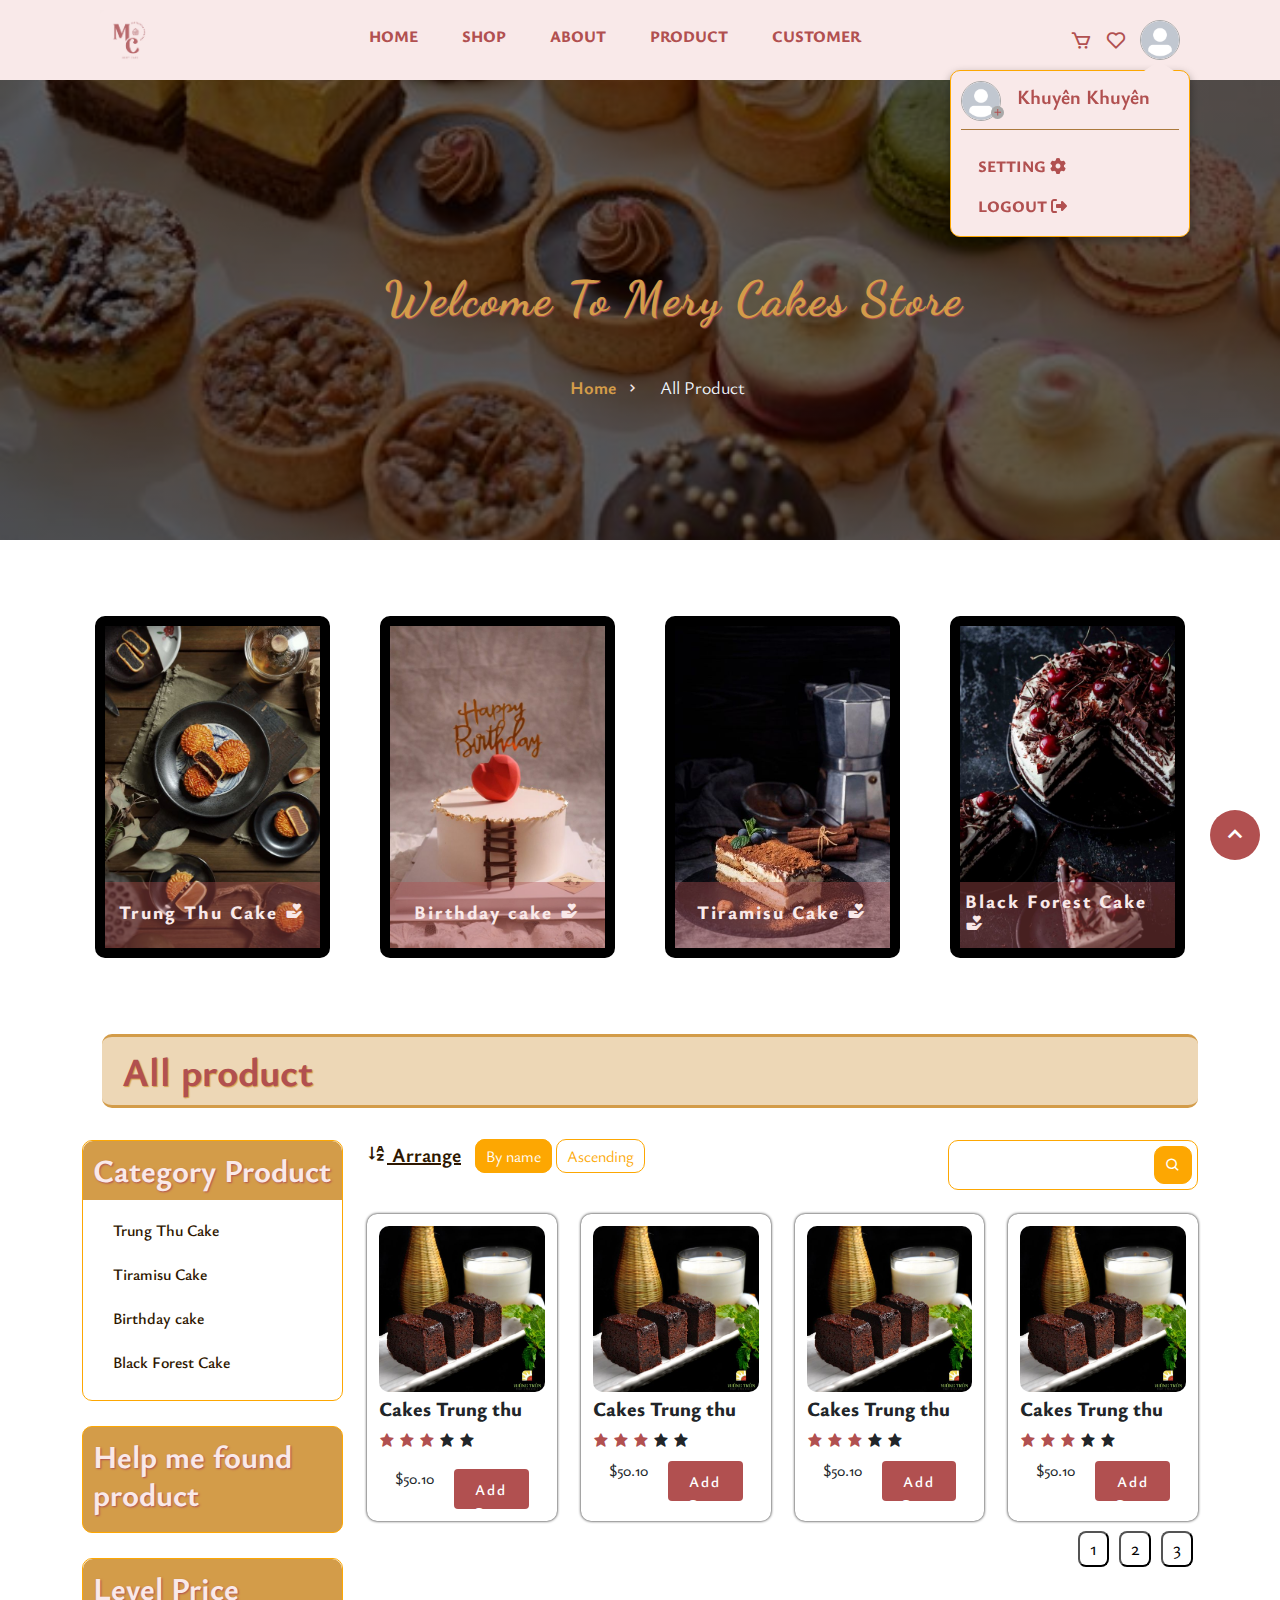
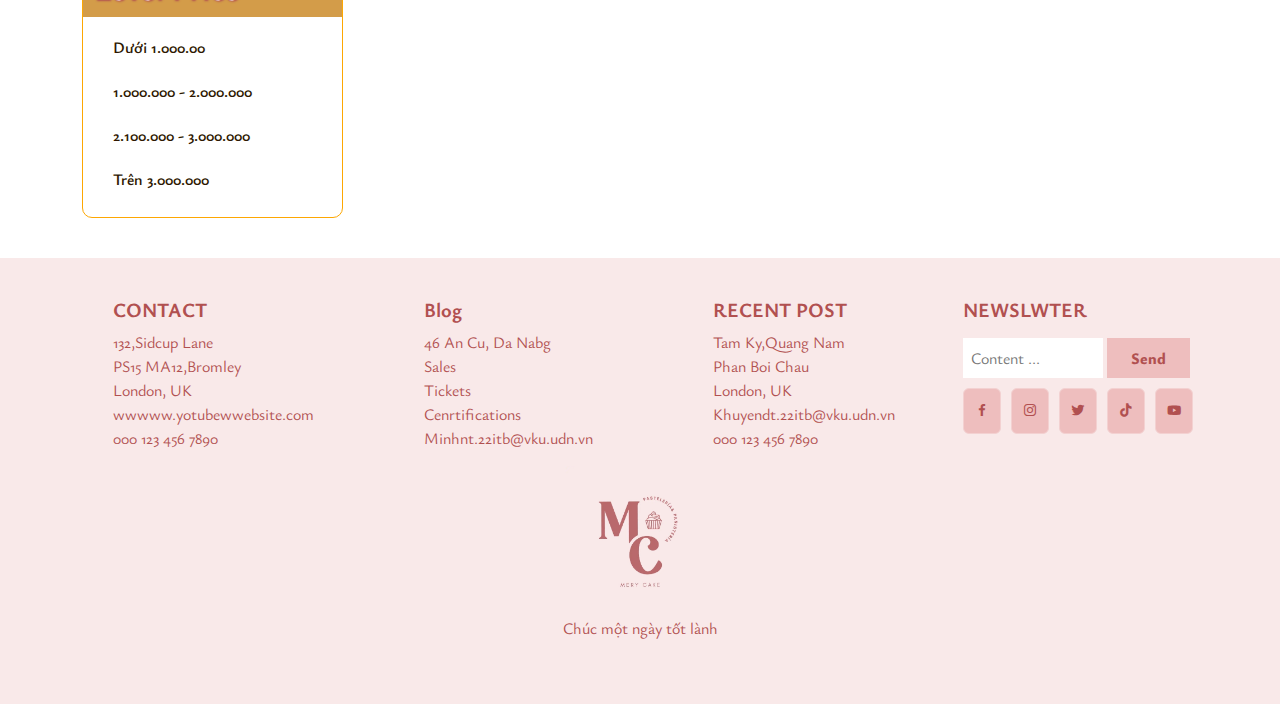
<file: view/htms_css/index.html>
<!DOCTYPE html>
<html lang="en">
<head>
<meta charset="UTF-8">
<meta name="viewport" content="width=device-width, initial-scale=1.0">
<meta http-equiv="X-UA-Compatible" content="ie=edge">
<meta name="Description" content="Enter your description here"/>
<link rel="stylesheet" href="https://cdnjs.cloudflare.com/ajax/libs/twitter-bootstrap/5.1.0/css/bootstrap.min.css">
<link rel="stylesheet"
  href="https://cdn.jsdelivr.net/npm/boxicons@latest/css/boxicons.min.css">
<link rel="stylesheet" href="https://cdnjs.cloudflare.com/ajax/libs/font-awesome/6.4.2/css/all.min.css">
<link rel="preconnect" href="https://fonts.googleapis.com">
<link rel="preconnect" href="https://fonts.gstatic.com" crossorigin>
<link href="https://fonts.googleapis.com/css2?family=Dancing+Script:wght@400;500;600&family=Fira+Sans:wght@300;400;500;600;700&family=Poppins:wght@300;400;500;600;700&family=Uchen&family=Ysabeau:wght@200;300&display=swap" rel="stylesheet">
<link rel="stylesheet" href="../../html/css/header.css">
<link rel="stylesheet" href="../../html/css/shop.css">
<link rel="stylesheet" href="../../html/css/footer.css">
<title>Title</title>
</head>
<body>
    <!-- Navbar -->
    <header>
        <a href="#" class="logo">
            <img src="../../image/banner/logo.jpg" alt="">
        </a>
        <i class='bx bx-menu' id="menu-icon"></i>
        <ul class="navbar pb-0">
            <li><a href="#home">Home</a></li>
            <li><a href="#shop">Shop</a></li>
            <li><a href="#about">About</a></li>
            <li><a href="#product">Product</a></li>
            <li><a href="#customer">Customer</a></li>
        </ul>

        <!-- Icon -->
        <div class="header-icon">
            <i class='bx bx-cart' ></i>
            <i class='bx bx-heart' id="heart_icon"></i>
            <!-- <i class='bx bx-search-alt-2' id="search_icon"></i> -->
            <i class="bx bx-login d-none">
                <a href="login.php" class="text-decoration-none  border border-1 px-3 py-1 rounded-3">Login</a>
            </i>
            <i class="bx bx-Signin d-none">
                <a href="viewSignUP" class="text-decoration-none  border border-1 px-3 py-1 rounded-3">Sigup</a>
            </i>
            <i class="bx user" id="usericon">
                <img class="avatar" src="../../image/avatar/user.png" alt="">
            </i>
            <div class="nav_setting">
                <div class="setting ">
                    <div class="set_bock_user d-flex align-items-center pb-2 mb-3 ">
                        <i class="bx user me-3" id="usericon">
                            <img class="avatar" src="../../image/avatar/user.png" alt="">
                        </i>
                        <i class='bx bx-plus' id="avatar" data-bs-toggle="modal" data-bs-target="#modalId"></i>
                        <h4 class="fs-5 fw-bold" style ="color: #b15050">Khuyên Khuyên</h4>
                    </div>
                    <div class="box-item">
                        <a href="#">Setting</a>
                        <i class="fa-solid fa-gear"></i>
                    </div>
                    <div class="box-item">
                        <a href="#">Logout</a>
                        <i class="fa-solid fa-right-from-bracket"></i>
                    </div>
                    
                </div>
            </div>
            <!-- <i class="bx bx-login" >
                <a href="login.html"  class="text-decoration-none  px-3 py-1 rounded-3 fw-bolder">Login</a>
            </i>
            <i class="bx bx-Signin">
                <a href="viewSignUP.php" class="text-decoration-none px-3 py-1 rounded-3 fw-bolder">Sigup</a>
            </i> -->
        </div>
        
        <!-- Modal Body -->

        <div class="modal fade" id="modalId" tabindex="-1" data-bs-backdrop="static" data-bs-keyboard="false" role="dialog" aria-labelledby="modalTitleId" aria-hidden="true">
            <div class="modal-dialog modal-dialog-scrollable modal-dialog-centered modal-sm" role="document">
                <div class="modal-content ">
                    <div class="modal-header">
                        <h5 class="modal-title" id="modalTitleId">Cập Nhập Ảnh Đại Diện</h5>
                            <button type="button" class="btn-close" data-bs-dismiss="modal" aria-label="Close"></button>
                    </div>
                    <div class="modal-body into-avatar">
                        <!-- <input type="file"  name="hinhanh"> -->
                        <input type="hidden" name="id" id="" value = "">
                        <div class=upload>
                            <img src="../../image/avatar/user.png" id="image" alt="">

                            <div class="rightRound" id="upload">
                                <input type="file" name="fileImg" id="fileImg" accept=".jpg, .jpeg, .png">
                                <i class="fa fa-solid fa-camera"></i>
                            </div>
                        </div>
                        
                    </div>
                    <div class="modal-footer">
                        <button  class="btn" name="save-avatar">Save changes</button>
                    </div>
                </div>
            </div>
        </div>
        
        
    </header>

    <!-- Home -->
    <section >
        
        <div class="section_header">
            <div class="title">
                <h1>Welcome To Mery Cakes Store</h1>
                <span class="Wellcome"><a href="#" class="home">Home</a> <i class='bx bx-chevron-right ms-2'></i> <a href="#">All Product</a> </span>
            </div>
            <!-- Category -->
            <div class="container" id="category">
                <div class="row">
                    <div class="col-md-3 col-sm-6 col-xs-6 py-3 py-sm-3 d-flex justify-content-center align-item-center">
                        <div class="category-img">
                            <img class="w-100" src="../../image/banner/category_01.jpg" alt="">
                            <div class="Cakes_titel">
                                <h6>Trung Thu Cake <i class='bx bxs-donate-heart'></i> </h6>
                            </div>
                        </div>
                    </div>
                    <div class="col-md-3 col-sm-6 col-xs-6 py-3 py-sm-3 d-flex justify-content-center align-item-center">
                        <div class="category-img">
                            <img class="w-100" src="../../image/banner/category_02.jpg" alt="">
                            <div class="Cakes_titel">
                                <h6>Birthday cake <i class='bx bxs-donate-heart'></i></h6>
                            </div>
                        </div>
                    </div>
                    <div class="col-md-3 col-sm-6 col-xs-6 py-3 py-sm-3 d-flex justify-content-center align-item-center">
                        <div class="category-img">
                            <img class="w-100" src="../../image/banner/category_03.jpg" alt="">
                            <div class="Cakes_titel">
                                <h6>Tiramisu Cake <i class='bx bxs-donate-heart'></i></h6>
                            </div>
                        </div>
                    </div>
                    <div class="col-md-3 col-sm-6 col-xs-6 py-3 py-sm-3 d-flex justify-content-center align-item-center">
                        <div class="category-img">
                            <img class="w-100" src="../../image/banner/category_04.jpg" alt="">
                            <div class="Cakes_titel">
                                <h6>Black Forest Cake <i class='bx bxs-donate-heart'></i></h6>
                            </div>
                        </div>
                    </div>
                </div>
            </div>
            <div class="container" id="All_Product">
                <h1>All product</h1>
                <div class="row">
                    <div class="cate_product_item col-md-3 d-md-block d-sm-none mt-4">
                        <div class="category-item">
                            <h2>Category Product</h2>
                            <div class="catogory_item_son">
                                <ul>
                                    <li>
                                        <a href="">Trung Thu Cake</a>
                                    </li>
                                    <li>
                                        <a href="">Tiramisu Cake </a>
                                    </li>
                                    <li>
                                        <a href="">Birthday cake </a>
                                    </li>
                                    <li>
                                        <a href="">Black Forest Cake</a>
                                    </li>
                                </ul>
                            </div>
                        </div>
                        <div class="category-item item_02">
                            <h2>Help me found product</h2>
                        </div>
                        <div class="category-item">
                            <h2>Level Price</h2>
                            <div class="catogory_item_son">
                                <ul>
                                    <li>
                                        <a href="">Dưới 1.000.00</a>
                                    </li>
                                    <li>
                                        <a href="">1.000.000 - 2.000.000</a>
                                    </li>
                                    <li>
                                        <a href="">2.100.000 - 3.000.000 </a>
                                    </li>
                                    <li>
                                        <a href="">Trên 3.000.000</a>
                                    </li>
                                </ul>
                            </div>
                        </div>
                    </div>
                    <div class="View_product col-md-9 col-sm-12 mt-4" id="shop">
                        <div class="product_header_search d-flex justify-content-between">
                            <div class="arrange">
                                <label for=""><i class='bx bx-sort-a-z'></i> Arrange</label>
                                <a href="" class="arrange_item active">By name</a>
                                <a href="">Ascending</a>
                            </div>
                            <div class="search">
                                <div class="search_item d-flex align-content-center">
                                    <input type="text" name="search" id="">
                                    <button type="submit"><i class='bx bx-search' ></i></button>
                                </div>
                            </div>

                        </div>
                        <div class="row">
                            <!-- <div class="no_product">
                                Không Có Sản Phẩm Bạn Muốn Tìm
                            </div> -->
                            <div class="col-lg-3 col-md-4 col-sm-4 mt-4 d-flex justify-content-center">
                                <div class="card">
                                    <div class="overlay_img"  class="d-flex justify-content-center">
                                        <div class="overlay">
                                            <button class="btn btn-secondary" title="Quick Shop" >
                                                <i class="fa-regular fa-eye"></i>
                                            </button>
                                            <button class="btn btn-secondary " title="Add To Wishlist " >
                                                <i class="fa-regular fa-heart check_header"></i>
                                            </button>
                                        </div>
                                        <!-- <div class="over_product d-block"> -->
                                            <img class="w-100" src="../../image/product/product_08.jpg" alt="">
                                        <!-- </div> -->
                                        <div>
                                            <h3>Cakes Trung thu</h3>
                                            <div class="star">
                                                <i class='bx bxs-star checked'></i>
                                                <i class='bx bxs-star checked'></i>
                                                <i class='bx bxs-star checked'></i>
                                                <i class='bx bxs-star '></i>
                                                <i class='bx bxs-star '></i>
                                            </div>
                                        </div>
                                    </div>
                                    
                                    <div class="card-body py-0 mt-3 d-flex justify-content-between">
                                        <h6>$50.10 </h6>
                                        <span><a class="btn_add">Add Cart</a></span>
                                    </div>
                                </div>
                            </div>
                            <div class="col-lg-3 col-md-4 col-sm-4 mt-4 d-flex justify-content-center">
                                <div class="card">
                                    <div class="overlay_img"  class="d-flex justify-content-center">
                                        <div class="overlay">
                                            <button class="btn btn-secondary" title="Quick Shop" >
                                                <i class="fa-regular fa-eye"></i>
                                            </button>
                                            <button class="btn btn-secondary " title="Add To Wishlist " >
                                                <i class="fa-regular fa-heart check_header"></i>
                                            </button>
                                        </div>
                                        <!-- <div class="over_product d-block"> -->
                                            <img class="w-100" src="../../image/product/product_08.jpg" alt="">
                                        <!-- </div> -->
                                        <div>
                                            <h3>Cakes Trung thu</h3>
                                            <div class="star">
                                                <i class='bx bxs-star checked'></i>
                                                <i class='bx bxs-star checked'></i>
                                                <i class='bx bxs-star checked'></i>
                                                <i class='bx bxs-star '></i>
                                                <i class='bx bxs-star '></i>
                                            </div>
                                        </div>
                                    </div>
                                    
                                    <div class="card-body py-0 my-2 d-flex justify-content-between">
                                        <h6>$50.10 </h6>
                                        <span><a class="btn_add">Add Cart</a></span>
                                    </div>
                                </div>
                            </div>
                            <div class="col-lg-3 col-md-4 col-sm-4 mt-4 d-flex justify-content-center">
                                <div class="card">
                                    <div class="overlay_img"  class="d-flex justify-content-center">
                                        <div class="overlay">
                                            <button class="btn btn-secondary" title="Quick Shop" >
                                                <i class="fa-regular fa-eye"></i>
                                            </button>
                                            <button class="btn btn-secondary " title="Add To Wishlist " >
                                                <i class="fa-regular fa-heart check_header"></i>
                                            </button>
                                        </div>
                                        <!-- <div class="over_product d-block"> -->
                                            <img class="w-100" src="../../image/product/product_08.jpg" alt="">
                                        <!-- </div> -->
                                        <div>
                                            <h3>Cakes Trung thu</h3>
                                            <div class="star">
                                                <i class='bx bxs-star checked'></i>
                                                <i class='bx bxs-star checked'></i>
                                                <i class='bx bxs-star checked'></i>
                                                <i class='bx bxs-star '></i>
                                                <i class='bx bxs-star '></i>
                                            </div>
                                        </div>
                                    </div>
                                    
                                    <div class="card-body py-0 my-2 d-flex justify-content-between">
                                        <h6>$50.10 </h6>
                                        <span><a class="btn_add">Add Cart</a></span>
                                    </div>
                                </div>
                            </div>
                            <div class="col-lg-3 col-md-4 col-sm-4 mt-4 d-flex justify-content-center">
                                <div class="card">
                                    <div class="overlay_img"  class="d-flex justify-content-center">
                                        <div class="overlay">
                                            <button class="btn btn-secondary" title="Quick Shop" >
                                                <i class="fa-regular fa-eye"></i>
                                            </button>
                                            <button class="btn btn-secondary " title="Add To Wishlist " >
                                                <i class="fa-regular fa-heart check_header"></i>
                                            </button>
                                        </div>
                                        <!-- <div class="over_product d-block"> -->
                                            <img class="w-100" src="../../image/product/product_08.jpg" alt="">
                                        <!-- </div> -->
                                        <div>
                                            <h3>Cakes Trung thu</h3>
                                            <div class="star">
                                                <i class='bx bxs-star checked'></i>
                                                <i class='bx bxs-star checked'></i>
                                                <i class='bx bxs-star checked'></i>
                                                <i class='bx bxs-star '></i>
                                                <i class='bx bxs-star '></i>
                                            </div>
                                        </div>
                                    </div>
                                    
                                    <div class="card-body py-0 my-2 d-flex justify-content-between">
                                        <h6>$50.10 </h6>
                                        <span><a class="btn_add">Add Cart</a></span>
                                    </div>
                                </div>
                            </div>
                           
                            <div class="col-12 page">
                                <button>1</button>
                                <button>2</button>
                                <button>3</button>
                            </div>
                        </div>
                    </div>
                </div>
            </div>
        </div>
        <div id="backtop">
            <i class='bx bx-chevron-up'></i>
        </div>
    </section>
    
<footer class="container-fluid">
    <div class="row footer_row">
        <div class="contact col-lg-3 col-md-6 col-sm-6 col-xs-6 d-inline-flex justify-content-center">
            
            <ul class="footer_ul">
                <h5>CONTACT</h5>
                <li>132,Sidcup Lane</li>
                <li>PS15 MA12,Bromley</li>
                <li>London, UK</li>
                <li>wwwww.yotubewwebsite.com</li>
                <li>000 123 456 7890</li>
            </ul>
        </div>
        <div class="Useful_link col-lg-3 col-md-6 col-sm-6 col-xs-6 d-inline-flex justify-content-center ">
            
            <ul class="footer_ul">
                <h5>Blog</h5>
                <li>46 An Cu, Da Nabg</li>
                <li>Sales</li>
                <li>Tickets</li>
                <li>Cenrtifications</li>
                <li>Minhnt.22itb@vku.udn.vn </li>
            </ul>
        </div>
        <div class="Recent_Post col-lg-3 col-md-6 col-sm-6 col-xs-6 d-inline-flex justify-content-center">
            
            <ul class="footer_ul">
                <h5>RECENT POST</h5>
                <li>Tam Ky,Quang Nam</li>
                <li>Phan Boi Chau</li>
                <li>London, UK</li>
                <li>Khuyendt.22itb@vku.udn.vn</li>
                <li>000 123 456 7890</li>
            </ul>
        </div>
        <div class="Newsleter col-lg-3 col-md-6 col-sm-6 col-xs-6 d-inline-flex justify-content-center">
            <div class="d-block">
                <h5>NEWSLWTER</h5>
                <div class="send">
                    <input style="width: 140px;" class="border-0 p-2 " type="text" name="" id="" placeholder="Content ...">
                    <input class="buttom border-0 p-2 px-4 mt-sm-2" type="submit" name="" id="" value="Send">
                </div>
                <div class="icon">
                    <div class="row_icon">
                        <p class="rounded-2" ><i class='bx bxl-facebook'></i></p>
                        <p class="rounded-2"><i class='bx bxl-instagram'></i></p>
                        <p class="rounded-2"><i class='bx bxl-twitter'></i></p>
                        <p class="rounded-2"><i class='bx bxl-tiktok'></i></p>
                        <p class="rounded-2"><i class='bx bxl-youtube' ></i></p>
                    </div>
                </div>
            </div>
        </div>
    </div>
    <div class="logo_row pb-5 ">
        <div class="image ">
            <img src="../../image/banner/logo.jpg" alt="">
        </div>
        <p>Chúc một ngày tốt lành</p>
    </div>

</footer>


    <script src="https://cdnjs.cloudflare.com/ajax/libs/popper.js/2.9.2/umd/popper.min.js"></script>
    <script src="https://cdnjs.cloudflare.com/ajax/libs/twitter-bootstrap/5.1.0/js/bootstrap.min.js"></script>
    <script src="https://cdnjs.cloudflare.com/ajax/libs/jquery/3.7.1/jquery.min.js"></script>
    <script src="../../html/js/header.js"></script>
    <script src="../../html/js/home.js"></script>
</body>
</html>
</file>
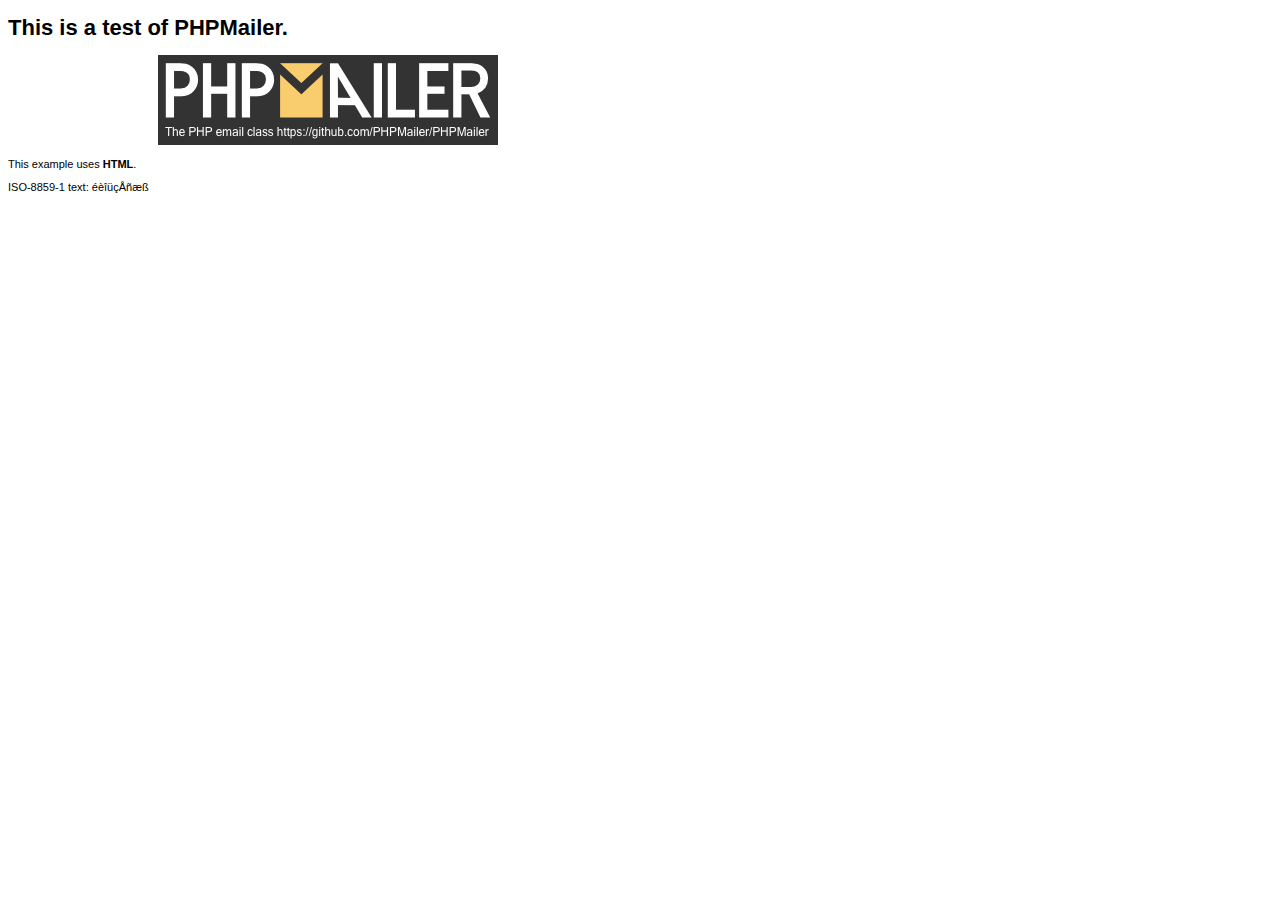
<file: PHPMailer/examples/contents.html>
<!DOCTYPE html>
<html lang="en">
<head>
  <meta http-equiv="Content-Type" content="text/html; charset=iso-8859-1">
  <title>PHPMailer Test</title>
</head>
<body>
<div style="width: 640px; font-family: Arial, Helvetica, sans-serif; font-size: 11px;">
  <h1>This is a test of PHPMailer.</h1>
  <div align="center">
    <a href="https://github.com/PHPMailer/PHPMailer/"><img src="images/phpmailer.png" height="90" width="340" alt="PHPMailer rocks"></a>
  </div>
  <p>This example uses <strong>HTML</strong>.</p>
  <p>ISO-8859-1 text: ���������</p>
</div>
</body>
</html>
</file>
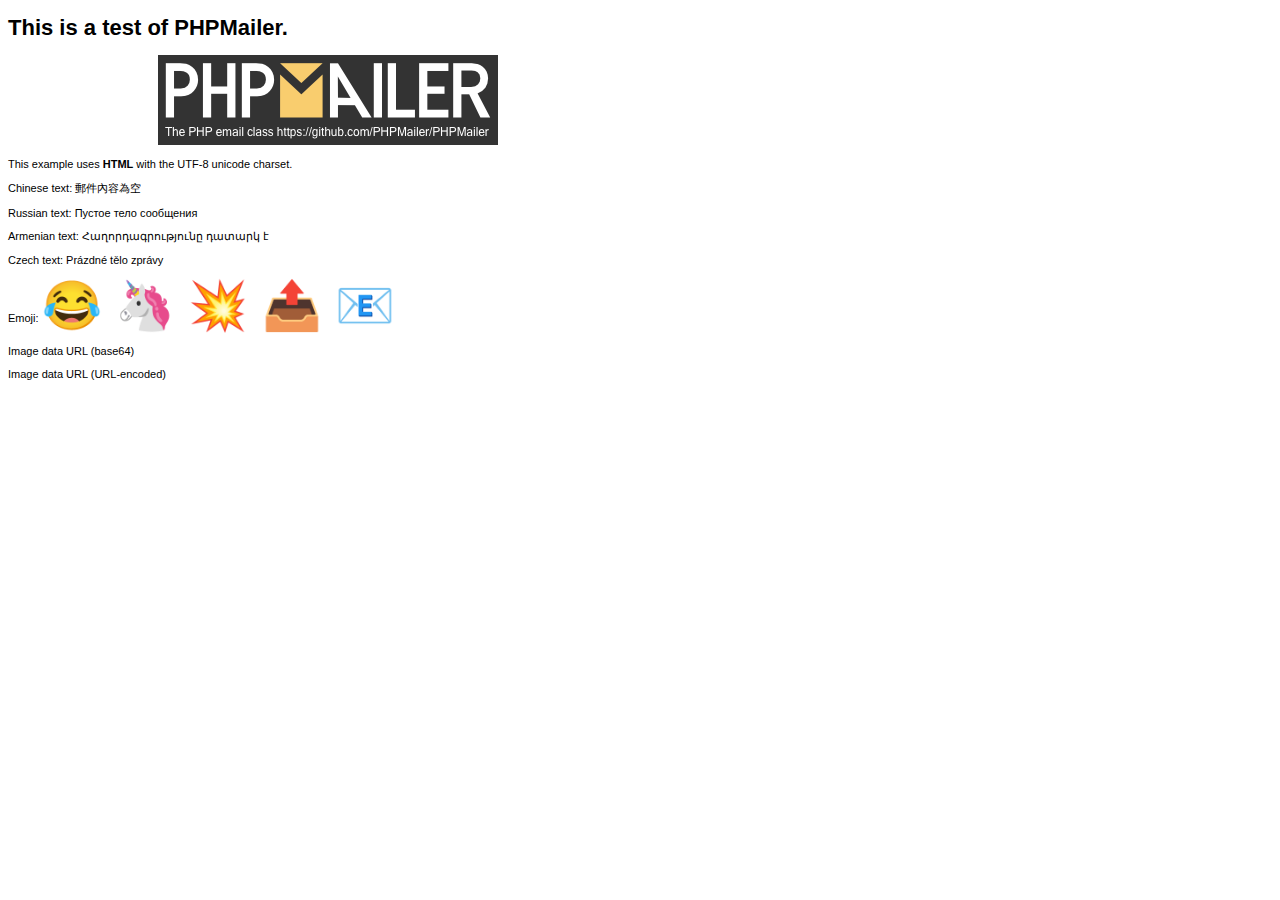
<file: PHPMailer/examples/contentsutf8.html>
<!DOCTYPE html>
<html lang="en">
<head>
  <meta http-equiv="Content-Type" content="text/html; charset=utf-8">
  <title>PHPMailer Test</title>
</head>
<body>
<div style="width: 640px; font-family: Arial, Helvetica, sans-serif; font-size: 11px;">
  <h1>This is a test of PHPMailer.</h1>
  <div align="center">
    <a href="https://github.com/PHPMailer/PHPMailer/"><img src="images/phpmailer.png" height="90" width="340" alt="PHPMailer rocks"></a>
  </div>
  <p>This example uses <strong>HTML</strong> with the UTF-8 unicode charset.</p>
  <p>Chinese text: 郵件內容為空</p>
  <p>Russian text: Пустое тело сообщения</p>
  <p>Armenian text: Հաղորդագրությունը դատարկ է</p>
  <p>Czech text: Prázdné tělo zprávy</p>
  <p>Emoji: <span style="font-size: 48px">😂 🦄 💥 📤 📧</span></p>
  <p>Image data URL (base64)<img src="[data-uri]" alt="#"></p>
  <p>Image data URL (URL-encoded)<img src="data:image/gif,GIF89a%01%00%01%00%00%00%00%21%F9%04%01%0A%00%01%00%2C%00%00%00%00%01%00%01%00%00%02%02L%01%00%3B" alt="#"></p>
</div>
</body>
</html>
</file>
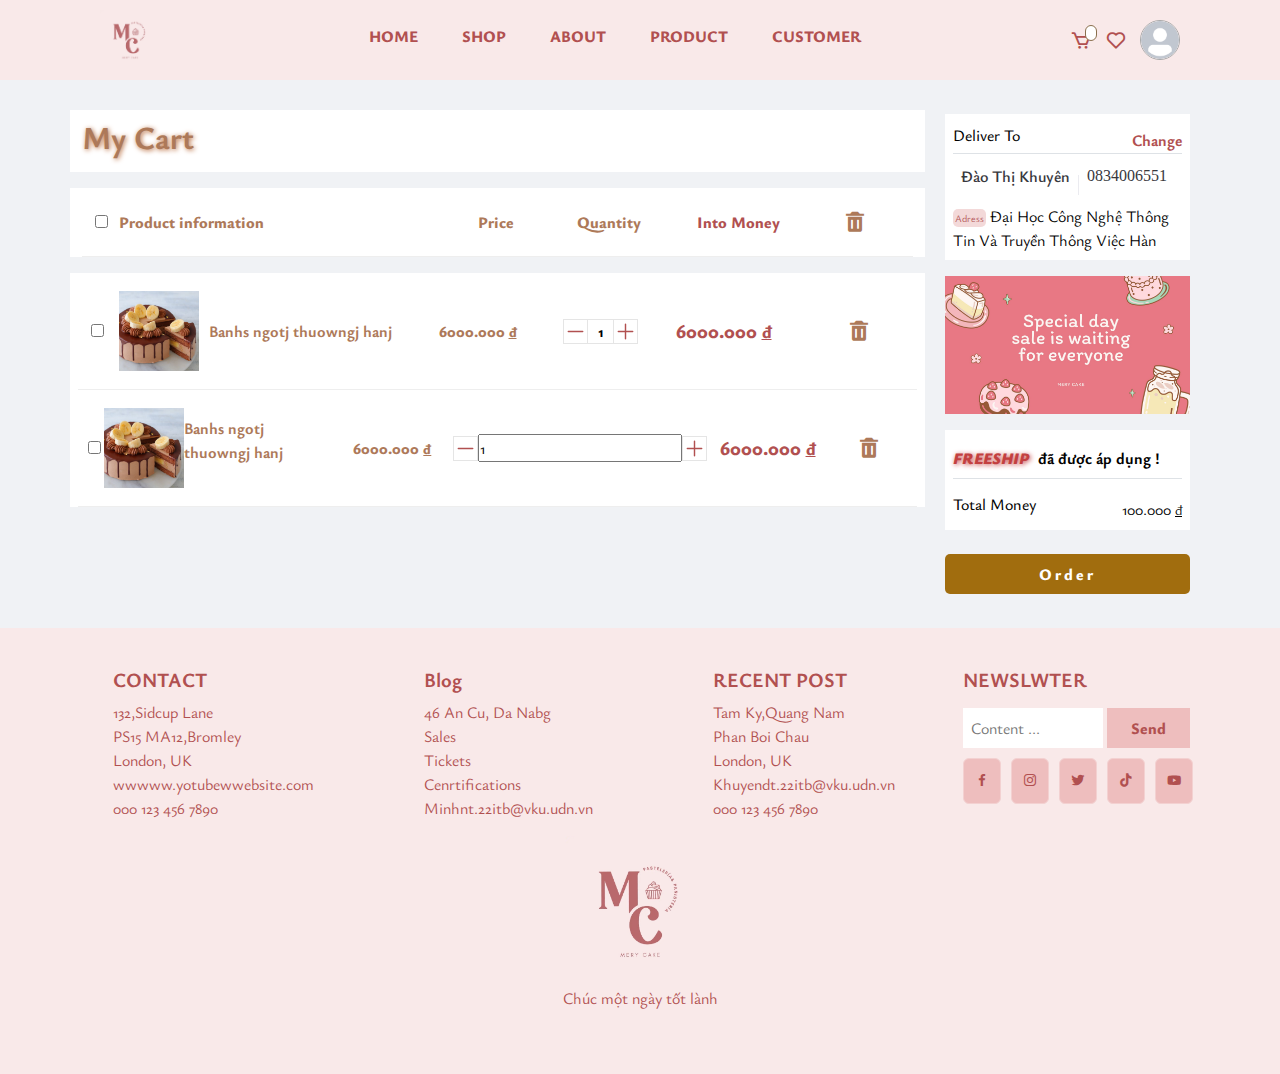
<file: view/htms_css/cart.html>
<!DOCTYPE html>
<html lang="en">
<head>
<meta charset="UTF-8">
<meta name="viewport" content="width=device-width, initial-scale=1.0">
<meta http-equiv="X-UA-Compatible" content="ie=edge">
<meta name="Description" content="Enter your description here"/>
<link rel="stylesheet" href="https://cdnjs.cloudflare.com/ajax/libs/twitter-bootstrap/5.1.0/css/bootstrap.min.css">
<link rel="stylesheet"
  href="https://cdn.jsdelivr.net/npm/boxicons@latest/css/boxicons.min.css">
<link rel="stylesheet" href="https://cdnjs.cloudflare.com/ajax/libs/font-awesome/6.4.2/css/all.min.css">
<link rel="preconnect" href="https://fonts.googleapis.com">
<link rel="preconnect" href="https://fonts.gstatic.com" crossorigin>
<link href="https://fonts.googleapis.com/css2?family=Dancing+Script:wght@400;500;600&family=Fira+Sans:wght@300;400;500;600;700&family=Poppins:wght@300;400;500;600;700&family=Uchen&family=Ysabeau:wght@200;300&display=swap" rel="stylesheet">
<link rel="stylesheet" href="../../html/css/header.css">
<link rel="stylesheet" href="../../html/css/cart.css">
<link rel="stylesheet" href="../../html/css/footer.css">
<title>Title</title>
</head>
<body>
    <!-- Navbar -->
    <header>
        <a href="#" class="logo">
            <img src="../../image/banner/logo.jpg" alt="">
        </a>
        <i class='bx bx-menu' id="menu-icon"></i>
        <ul class="navbar pb-0">
            <li><a href="#home">Home</a></li>
            <li><a href="#shop">Shop</a></li>
            <li><a href="#about">About</a></li>
            <li><a href="#product">Product</a></li>
            <li><a href="#customer">Customer</a></li>
        </ul>

        <!-- Icon -->
        <div class="header-icon">
            <i class='bx bx-cart position-relative' ></i>
            <div class="number_product" name="number_product" aria-hidden="true"></div>
            <i class='bx bx-heart' id="heart_icon"></i>
            <!-- <i class='bx bx-search-alt-2' id="search_icon"></i> -->
            <i class="bx bx-login d-none">
                <a href="login.php" class="text-decoration-none  border border-1 px-3 py-1 rounded-3">Login</a>
            </i>
            <i class="bx bx-Signin d-none">
                <a href="viewSignUP" class="text-decoration-none  border border-1 px-3 py-1 rounded-3">Sigup</a>
            </i>
            <i class="bx user" id="usericon">
                <img class="avatar" src="../../image/avatar/user.png" alt="">
            </i>
            <div class="nav_setting hide">
                <div class="setting ">
                    <div class="set_bock_user d-flex align-items-center pb-2 mb-3 ">
                        <i class="bx user me-3" id="usericon">
                            <img class="avatar" src="../../image/avatar/user.png" alt="">
                        </i>
                        <i class='bx bx-plus' id="avatar" data-bs-toggle="modal" data-bs-target="#modalId"></i>
                        <h4 class="fs-5 fw-bold" style ="color: #b15050">Khuyên Khuyên</h4>
                    </div>
                    <div class="box-item">
                        <a href="#">Setting</a>
                        <i class="fa-solid fa-gear"></i>
                    </div>
                    <div class="box-item">
                        <a href="#">Logout</a>
                        <i class="fa-solid fa-right-from-bracket"></i>
                    </div>
                    
                </div>
            </div>
            <!-- <i class="bx bx-login" >
                <a href="login.html"  class="text-decoration-none  px-3 py-1 rounded-3 fw-bolder">Login</a>
            </i>
            <i class="bx bx-Signin">
                <a href="viewSignUP.php" class="text-decoration-none px-3 py-1 rounded-3 fw-bolder">Sigup</a>
            </i> -->
        </div>
        
        <!-- Modal Body -->

        <div class="modal fade" id="modalId" tabindex="-1" data-bs-backdrop="static" data-bs-keyboard="false" role="dialog" aria-labelledby="modalTitleId" aria-hidden="true">
            <div class="modal-dialog modal-dialog-scrollable modal-dialog-centered modal-sm" role="document">
                <div class="modal-content ">
                    <div class="modal-header">
                        <h5 class="modal-title" id="modalTitleId">Cập Nhập Ảnh Đại Diện</h5>
                            <button type="button" class="btn-close" data-bs-dismiss="modal" aria-label="Close"></button>
                    </div>
                    <div class="modal-body into-avatar">
                        <!-- <input type="file"  name="hinhanh"> -->
                        <input type="hidden" name="id" id="" value = "">
                        <div class=upload>
                            <img src="../../image/avatar/user.png" id="image" alt="">

                            <div class="rightRound" id="upload">
                                <input type="file" name="fileImg" id="fileImg" accept=".jpg, .jpeg, .png">
                                <i class="fa fa-solid fa-camera"></i>
                            </div>
                        </div>
                        
                    </div>
                    <div class="modal-footer">
                        <button  class="btn" name="save-avatar">Save changes</button>
                    </div>
                </div>
            </div>
        </div>
        
        
    </header>

    <!-- Home -->
    <section  id="cart_home">
        <div class="container">
            <div class="row d-flex justify-content-center">
                <div class="cart_01 col-md-9">
                    <div class="row ">
                        <div class="bg-white mb-3">
                            <h2 class="fw-bolder py-2" style="color: rgb(173, 121, 89); text-shadow: 1px 1px 5px rgb(184, 106, 58);">My Cart</h2>    
                        </div> 
                        <div class="text-black w-100 h-100 bg-white mb-3" >
                            <div class="text-center">
                                <div class="table_thread w-100">
                                    <div class="tr_table d-flex justify-content-between align-items-center p-2 fw-bolder" style="color: rgb(173, 121, 89);" class="tr-thread text-center">
                                        <div class="th-table product_checkbox"><input type="checkbox" name="checkbox" id=""></div>
                                        <div class= "th-table product_info_header" style="padding-right: 150px;" colspan="2">Product information</div>
                                        <div class= "th-table product_price">Price</div>
                                        <div class= "th-table product_quantity">Quantity</div>
                                        <div class= "th-table product_money" style="padding-left: 30px;">Into Money</div>
                                        <div class="th-table product_delete"><i class='bx bxs-trash fs-4 mt-1' ></i></div>
                                    </div>
                                </div>
                            </div>
                        </div>
                        <div class="no_product w-100 d-flex justify-content-center align-item-center bg-white d-none">
                           <div class="img_no_product">
                                <img src="../../image/banner/Smart Online Shop.jpg" alt="">
                           </div>
                        </div>
                        <div class="text-black w-100 h-100 px-2 bg-white">
                            <div class="text-center">
                                <div class="table_thread w-100">
                                    
                                    <div class="tr_table d-flex justify-content-between align-items-center p-2 fw-bold" style="color: rgb(173, 121, 89);">
                                        <div class="th-table product_checkbox"><input type="checkbox" name="checkbox" id=""></div>
                                        <div class= "th-table product_info" >
                                            <img style="width: 80px; height: 80px; object-fit: cover;" src="../../image/product/Banana Black Forest Cake.jpg" alt="">
                                        </div>
                                        <div class= "product_info text-start">
                                            <a>Banhs ngotj thuowngj hanj</a>
                                        </div>
                                        <div class= "th-table product_price" >6000.000 <small class="text-decoration-underline">đ</small></div>
                                        <div class= "th-table product_quantity">
                                            <div class="d-flex align-items-center justify-content-center">
                                                <button class="up_and_down" id="minus-btn" onclick="handleMinus()">
                                                    <svg xmlns="http://www.w3.org/2000/svg" 
                                                        fill="none" viewBox="0 0 24 24" 
                                                        stroke-width="1.5" 
                                                        stroke="currentColor" 
                                                        class="w-6 h-6"
                                                    >
                                                        <path stroke-linecap="round" stroke-linejoin="round" d="M19.5 12h-15" />
                                                    </svg>                                          
                                                </button>
                                                <input type="text" name="quantity" id="quantity_cart" class="input-quantity" value="1">
                                                <button class="up_and_down" id="plus=btn" onclick="handlePlus()">
                                                    <!-- <i class="fa-solid fa-plus"></i> -->
                                                    <svg xmlns="http://www.w3.org/2000/svg" 
                                                        fill="none" viewBox="0 0 24 24" 
                                                        stroke-width="1.5" 
                                                        stroke="currentColor" 
                                                        class="w-6 h-6"
                                                    >
                                                        <path stroke-linecap="round" stroke-linejoin="round" d="M12 4.5v15m7.5-7.5h-15" />
                                                    </svg>
                                                    
                                                </button>
                                            </div>
                                        </div>
                                        <div class= "th-table product_money fs-5">6000.000 <small class="text-decoration-underline">đ</small></div>
                                        <div class="th-table product_delete"><i class='bx bxs-trash fs-4 mt-1' ></i></div>
                                    </div>
                                    <div class="tr_table d-flex justify-content-between align-items-center p-2 fw-bold" style="color: rgb(173, 121, 89);">
                                        <div class="th-table product_checkbox"><input type="checkbox" name="checkbox" id=""></div>
                                        <div class= "th-table product_info" >
                                            <img style="width: 80px; height: 80px; object-fit: cover;" src="../../image/product/Banana Black Forest Cake.jpg" alt="">
                                        </div>
                                        <div class= "product_info text-start">
                                            <p>Banhs ngotj thuowngj hanj</p>
                                        </div>
                                        <div class= "th-table product_price">6000.000 <small class="text-decoration-underline">đ</small></div>
                                        <div class= "th-table product_quantity">
                                            <div class="d-flex align-items-center justify-content-center">
                                                <button class="up_and_down" id="minus-btn" onclick="handleMinus()">
                                                    <svg xmlns="http://www.w3.org/2000/svg" 
                                                        fill="none" viewBox="0 0 24 24" 
                                                        stroke-width="1.5" 
                                                        stroke="currentColor" 
                                                        class="w-6 h-6"
                                                    >
                                                        <path stroke-linecap="round" stroke-linejoin="round" d="M19.5 12h-15" />
                                                    </svg>                                          
                                                </button>
                                                <input type="text" name="quantity" id="amount" class="input-quantity" value="1">
                                                <button class="up_and_down" id="plus=btn" onclick="handlePlus()">
                                                    <!-- <i class="fa-solid fa-plus"></i> -->
                                                    <svg xmlns="http://www.w3.org/2000/svg" 
                                                        fill="none" viewBox="0 0 24 24" 
                                                        stroke-width="1.5" 
                                                        stroke="currentColor" 
                                                        class="w-6 h-6"
                                                    >
                                                        <path stroke-linecap="round" stroke-linejoin="round" d="M12 4.5v15m7.5-7.5h-15" />
                                                    </svg>
                                                    
                                                </button>
                                            </div>
                                        </div>
                                        <div class= "th-table product_money fs-5">6000.000 <small class="text-decoration-underline">đ</small></div>
                                        <div class="th-table product_delete"><i class='bx bxs-trash fs-4 mt-1' ></i></div>
                                    </div>
                                    
                                </div>
                            </div>
                        </div>
                    </div>
                </div>
                <div class="infomation_customer col-md-3 text-black container">
                    <div class="w-100 h-100 px-2 py-1">
                        <div class="Cusstomer-info col-12 bg-white px-2 py-2">
                            <div class="d-flex justify-content-between border-bottom mt-1">
                                <h6>Deliver To</h6>
                                <!-- <button class="bg-transparent border-0 fw-bold" style="color: #b15050;">Change</button> -->
                               
                                <!-- Modal trigger button -->
                                <button type="button" class="bg-transparent border-0 fw-bold" style="color: #b15050;" data-bs-toggle="modal" data-bs-target="#change_address">
                                  Change
                                </button>
                                
                            </div>
                            <div class="info-user-default px-2 pb-0">
                                <p class="customer-info-name mt-2 ">Đào Thị Khuyên</p>
                                <i class="" ></i>
                                <p class="customer-info-phone fw-light mt-2" style="font-family: Inter;">0834006551</p>
                            </div>
                            <div class="info-address-default">
                                <span class="address-type-home">Adress</span>
                                Đại Học Công Nghệ Thông Tin Và Truyền Thông Việc Hàn
                            </div>
                            

                            <form action="">
                                <div class="modal fade change_address" id="change_address" tabindex="-1" data-bs-backdrop="static" data-bs-keyboard="false" role="dialog" aria-labelledby="modalTitleId" aria-hidden="true">
                                    <div class="modal-dialog modal-dialog-scrollable modal-dialog-centered modal-sm" role="document">
                                        <div class="modal-content">
                                            <div class="modal-header">
                                                <h5 class="modal-title" id="modalTitleId">Customer Information</h5>
                                                <button type="button" class="btn-close" data-bs-dismiss="modal" aria-label="Close"></button>
                                            </div>
                  
                                            <div class="modal-body">
                                                <div class="row mb-3">
                                                    <label for="colFormLabelSm" class="col-sm-3 col-form-label col-form-label-sm">Username</label>
                                                    <div class="col-sm-9">
                                                        <input type="email" class="form-control" id="colFormLabel" placeholder="Enter name">
                                                    </div>
                                                </div>
                                                <div class="row mb-3">
                                                    <label f for="colFormLabelSm" class="col-sm-3 col-form-label col-form-label-sm">Phone number</label>
                                                    <div class="col-sm-9">
                                                      <input type="email" class="form-control" id="colFormLabel" placeholder="Enter phone number">
                                                    </div>
                                                </div>
                                                <div class="row">
                                                    <label  for="colFormLabelSm" class="col-sm-3 col-form-label col-form-label-sm">Address</label>
                                                    <div class="col-sm-9">
                                                        <input type="email" class="form-control" id="colFormLabel" placeholder="Enter address">
                                                    </div>
                                                </div>
                                                <div class="row">
                                                    <label  for="colFormLabelSm" class="col-sm-3 col-form-label col-form-label-sm">Note</label>
                                                    <div class="col-sm-9">
                                                        <textarea class="textarea_note form-control" name="note" id="" cols="30" rows="5"></textarea>
                                                    </div>
                                                </div>
                                            </div>
                                            <div class="modal-footer">
                                                <button type="button" class="btn" name="order_change">Save</button>
                                            </div>
                                        </div>
                                    </div>
                                </div>
                            </form>
                        </div>
                        <div class="promotional_coupon mt-3">
                            <div class="mb-3">
                               <img class="w-100" src="../../image/banner/GIAMGIA.jpg" alt="">
                            </div>
                        </div>
                        <div class="Total_Money mt-3 p-2 bg-white">
                            <div class="border-bottom mb-3 py-2">
                                <label class="freeship">FREESHIP</label>
                                <label class="fw-bold">đã được áp dụng !</label>
                            </div>
                            <div class="d-flex justify-content-between align-items-center">
                                <h6>Total Money</h6>
                                <label for="" class="total">100.000 <small class="text-decoration-underline">đ</small></label>
                            </div>
                        </div>
                                
                        <div class="w-100 mt-4">
                            <button class="btnOrder w-100 py-2" name="Order" type="submit">Order</button>
                        </div>
                    </div>
                </div>
            </div>
            

        </div>
    </section>
    
<footer class="container-fluid">
    <div class="row footer_row">
        <div class="contact col-lg-3 col-md-6 col-sm-6 col-xs-6 d-inline-flex justify-content-center">
            
            <ul class="footer_ul">
                <h5>CONTACT</h5>
                <li>132,Sidcup Lane</li>
                <li>PS15 MA12,Bromley</li>
                <li>London, UK</li>
                <li>wwwww.yotubewwebsite.com</li>
                <li>000 123 456 7890</li>
            </ul>
        </div>
        <div class="Useful_link col-lg-3 col-md-6 col-sm-6 col-xs-6 d-inline-flex justify-content-center ">
            
            <ul class="footer_ul">
                <h5>Blog</h5>
                <li>46 An Cu, Da Nabg</li>
                <li>Sales</li>
                <li>Tickets</li>
                <li>Cenrtifications</li>
                <li>Minhnt.22itb@vku.udn.vn </li>
            </ul>
        </div>
        <div class="Recent_Post col-lg-3 col-md-6 col-sm-6 col-xs-6 d-inline-flex justify-content-center">
            
            <ul class="footer_ul">
                <h5>RECENT POST</h5>
                <li>Tam Ky,Quang Nam</li>
                <li>Phan Boi Chau</li>
                <li>London, UK</li>
                <li>Khuyendt.22itb@vku.udn.vn</li>
                <li>000 123 456 7890</li>
            </ul>
        </div>
        <div class="Newsleter col-lg-3 col-md-6 col-sm-6 col-xs-6 d-inline-flex justify-content-center">
            <div class="d-block">
                <h5>NEWSLWTER</h5>
                <div class="send">
                    <input style="width: 140px;" class="border-0 p-2 " type="text" name="" id="" placeholder="Content ...">
                    <input class="buttom border-0 p-2 px-4 mt-sm-2" type="submit" name="" id="" value="Send">
                </div>
                <div class="icon">
                    <div class="row_icon">
                        <p class="rounded-2" ><i class='bx bxl-facebook'></i></p>
                        <p class="rounded-2"><i class='bx bxl-instagram'></i></p>
                        <p class="rounded-2"><i class='bx bxl-twitter'></i></p>
                        <p class="rounded-2"><i class='bx bxl-tiktok'></i></p>
                        <p class="rounded-2"><i class='bx bxl-youtube' ></i></p>
                    </div>
                </div>
            </div>
        </div>
    </div>
    <div class="logo_row pb-5 ">
        <div class="image ">
            <img src="../../image/banner/logo.jpg" alt="">
        </div>
        <p>Chúc một ngày tốt lành</p>
    </div>

</footer>


    <script src="https://cdnjs.cloudflare.com/ajax/libs/popper.js/2.9.2/umd/popper.min.js"></script>
    <script src="https://cdnjs.cloudflare.com/ajax/libs/twitter-bootstrap/5.1.0/js/bootstrap.min.js"></script>
    <script src="https://cdnjs.cloudflare.com/ajax/libs/jquery/3.7.1/jquery.min.js"></script>
    <script src="../../html/js/header.js"></script>
    <script src="../../html/js/cart.js"></script>
</body>
</html>
</file>
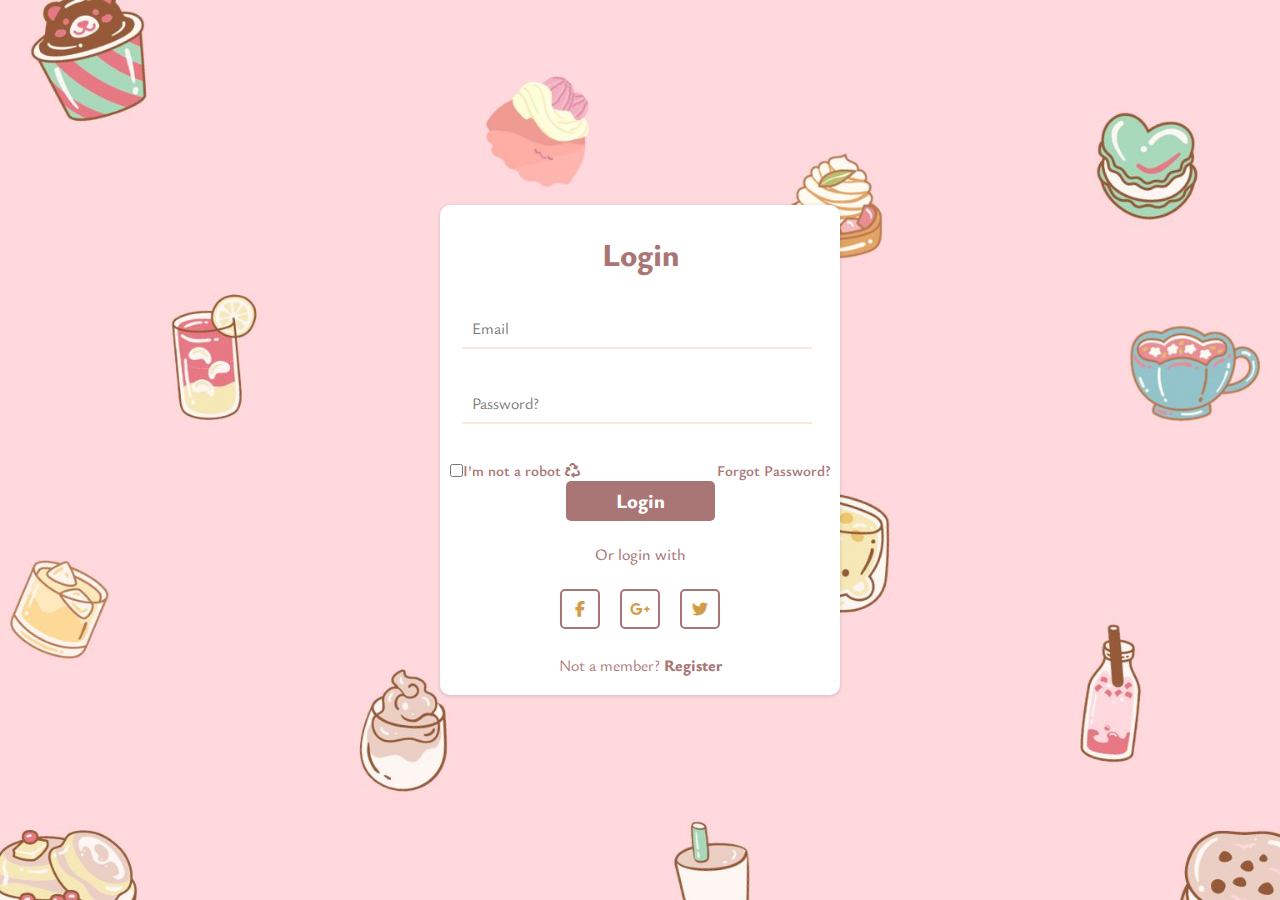
<file: view/htms_css/login.html>
<!DOCTYPE html>
<html lang="en">
<head>
<meta charset="UTF-8">
<meta name="viewport" content="width=device-width, initial-scale=1.0">
<meta http-equiv="X-UA-Compatible" content="ie=edge">
<meta name="Description" content="Enter your description here"/>
<link rel="stylesheet" href="https://cdnjs.cloudflare.com/ajax/libs/font-awesome/6.4.2/css/all.min.css">
<link rel="stylesheet" href="https://cdnjs.cloudflare.com/ajax/libs/twitter-bootstrap/5.1.0/css/bootstrap.min.css">
<link rel="stylesheet" href="../../html/css/login.css">
<title>Title</title>
</head>
<body>
    <div class="login ">
        <div class="form_login">
            <div class="form">
                <h2>Login</h2>
                <form action="form.php" method="post">
                    <div class="form_control">
                        <input type="email" name="email" id="" placeholder="Email ">
                        <span ></span>
                        <small class="Error"></small>
                    </div>
                    <div class="form_control">
                        <input type="password" name="password" id="" placeholder="Password?">
                        <span></span>
                        <small class="Error"></small>
                    </div>
                    <div class="tick">
                        <div class="check d-flex align-items-center">
                            <input type="checkbox" name="check">
                            <label for="">I'm not a robot <i class="fa-solid fa-recycle"></i></label>
                        </div>
                        <div class="forgot_Pass">
                            <a href="#">Forgot Password?</a>
                        </div>
                    </div>
                    <div class="button">
                        <button name="login" type="submit">Login</button>
                    </div>
                    <h6 class="text-center mt-4">Or login with</h6>
                    <div class="social d-flex justify-content-center mb-4 mt-4">
                        <span><i class="fa-brands fa-facebook-f"></i></span>
                        <span><i class="fa-brands fa-google-plus-g"></i></span>
                        <span><i class="fa-brands fa-twitter"></i></span>
                    </div>
                    <div class="content text-center mb-2">
                        <span>Not a member?</span>
                        <a href="Register.html">Register</a>
                    </div>
                </form>
            </div>
        </div>
    </div>
    

<script src="https://cdnjs.cloudflare.com/ajax/libs/popper.js/2.9.2/umd/popper.min.js"></script>
<script src="https://cdnjs.cloudflare.com/ajax/libs/twitter-bootstrap/5.1.0/js/bootstrap.min.js"></script>
</body>
</html>
</file>
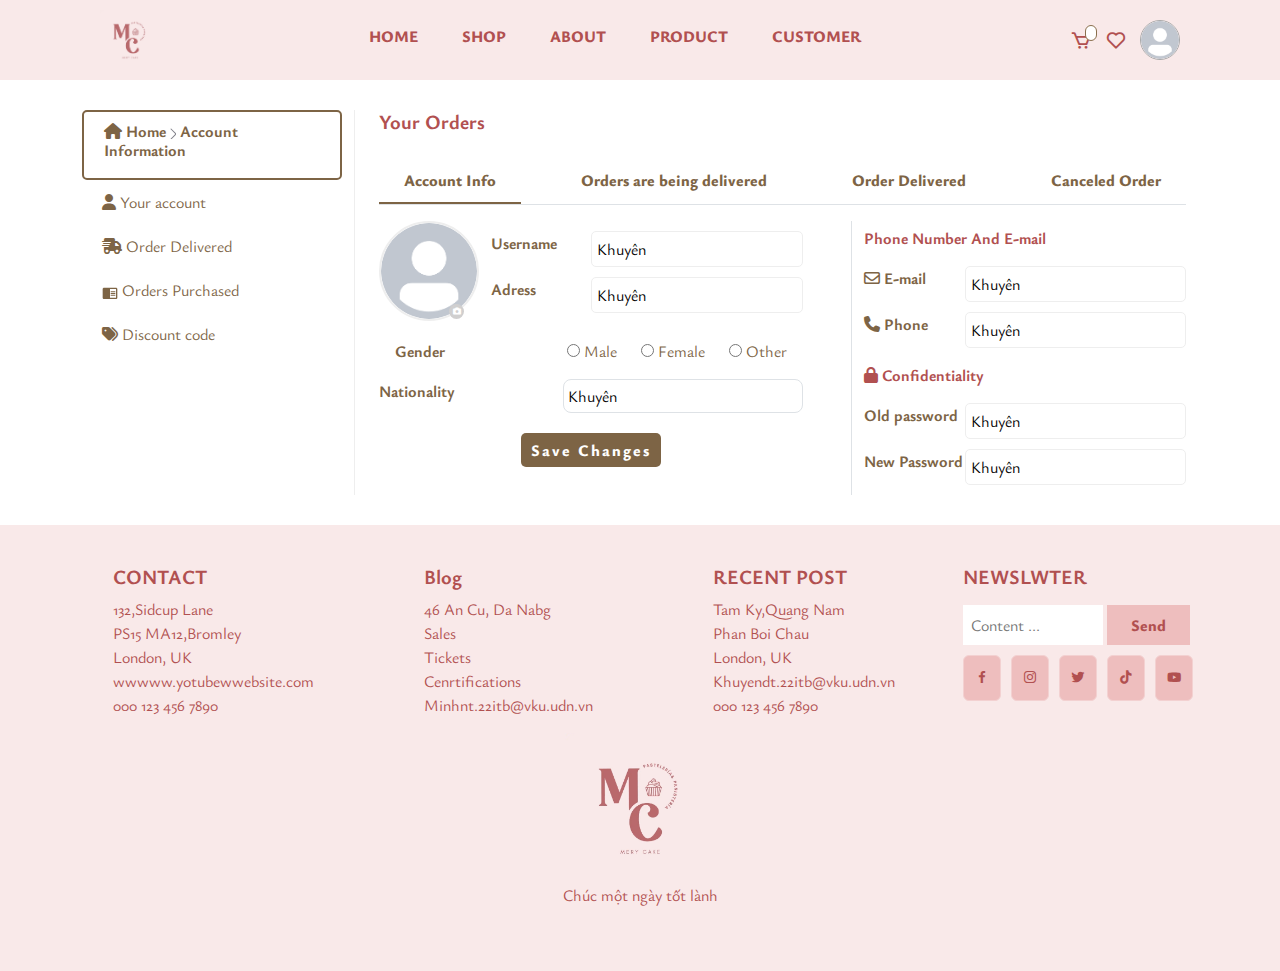
<file: view/htms_css/order.html>
<!DOCTYPE html>
<html lang="en">
<head>
<meta charset="UTF-8">
<meta name="viewport" content="width=device-width, initial-scale=1.0">
<meta http-equiv="X-UA-Compatible" content="ie=edge">
<meta name="Description" content="Enter your description here"/>
<link rel="stylesheet" href="https://cdnjs.cloudflare.com/ajax/libs/twitter-bootstrap/5.1.0/css/bootstrap.min.css">
<link rel="stylesheet"
  href="https://cdn.jsdelivr.net/npm/boxicons@latest/css/boxicons.min.css">
<link rel="stylesheet" href="https://cdnjs.cloudflare.com/ajax/libs/font-awesome/6.4.2/css/all.min.css">
<link rel="preconnect" href="https://fonts.googleapis.com">
<link rel="preconnect" href="https://fonts.gstatic.com" crossorigin>
<link href="https://fonts.googleapis.com/css2?family=Dancing+Script:wght@400;500;600&family=Fira+Sans:wght@300;400;500;600;700&family=Poppins:wght@300;400;500;600;700&family=Uchen&family=Ysabeau:wght@200;300&display=swap" rel="stylesheet">
<link rel="stylesheet" href="../../html/css/header.css">
<link rel="stylesheet" href="../../html/css/cart.css">
<link rel="stylesheet" href="../../html/css/order.css">
<link rel="stylesheet" href="../../html/css/footer.css">
<title>Title</title>
</head>
<body>
    <!-- Navbar -->
    <header>
        <a href="#" class="logo">
            <img src="../../image/banner/logo.jpg" alt="">
        </a>
        <i class='bx bx-menu' id="menu-icon"></i>
        <ul class="navbar pb-0">
            <li><a href="#home">Home</a></li>
            <li><a href="#shop">Shop</a></li>
            <li><a href="#about">About</a></li>
            <li><a href="#product">Product</a></li>
            <li><a href="#customer">Customer</a></li>
        </ul>

        <!-- Icon -->
        <div class="header-icon">
            <i class='bx bx-cart position-relative' ></i>
            <div class="number_product" name="number_product" aria-hidden="true"></div>
            <i class='bx bx-heart' id="heart_icon"></i>
            <!-- <i class='bx bx-search-alt-2' id="search_icon"></i> -->
            <i class="bx bx-login d-none">
                <a href="login.php" class="text-decoration-none  border border-1 px-3 py-1 rounded-3">Login</a>
            </i>
            <i class="bx bx-Signin d-none">
                <a href="viewSignUP" class="text-decoration-none  border border-1 px-3 py-1 rounded-3">Sigup</a>
            </i>
            <i class="bx user" id="usericon">
                <img class="avatar" src="../../image/avatar/user.png" alt="">
            </i>
            <div class="nav_setting hide">
                <div class="setting ">
                    <div class="set_bock_user d-flex align-items-center pb-2 mb-3 ">
                        <i class="bx user me-3" id="usericon">
                            <img class="avatar" src="../../image/avatar/user.png" alt="">
                        </i>
                        <i class='bx bx-plus' id="avatar" data-bs-toggle="modal" data-bs-target="#modalId"></i>
                        <h4 class="fs-5 fw-bold" style ="color: #b15050">Khuyên Khuyên</h4>
                    </div>
                    <div class="box-item">
                        <a href="#">Setting</a>
                        <i class="fa-solid fa-gear"></i>
                    </div>
                    <div class="box-item">
                        <a href="#">Logout</a>
                        <i class="fa-solid fa-right-from-bracket"></i>
                    </div>
                    
                </div>
            </div>
            <!-- <i class="bx bx-login" >
                <a href="login.html"  class="text-decoration-none  px-3 py-1 rounded-3 fw-bolder">Login</a>
            </i>
            <i class="bx bx-Signin">
                <a href="viewSignUP.php" class="text-decoration-none px-3 py-1 rounded-3 fw-bolder">Sigup</a>
            </i> -->
        </div>
        
        <!-- Modal Body -->

        <div class="modal fade" id="modalId" tabindex="-1" data-bs-backdrop="static" data-bs-keyboard="false" role="dialog" aria-labelledby="modalTitleId" aria-hidden="true">
            <div class="modal-dialog modal-dialog-scrollable modal-dialog-centered modal-sm" role="document">
                <div class="modal-content ">
                    <div class="modal-header">
                        <h5 class="modal-title" id="modalTitleId">Cập Nhập Ảnh Đại Diện</h5>
                            <button type="button" class="btn-close" data-bs-dismiss="modal" aria-label="Close"></button>
                    </div>
                    <div class="modal-body into-avatar">
                        <!-- <input type="file"  name="hinhanh"> -->
                        <input type="hidden" name="id" id="" value = "">
                        <div class=upload>
                            <img src="../../image/avatar/user.png" id="image" alt="">

                            <div class="rightRound" id="upload">
                                <input type="file" name="fileImg" id="fileImg" accept=".jpg, .jpeg, .png">
                                <i class="fa fa-solid fa-camera"></i>
                            </div>
                        </div>
                        
                    </div>
                    <div class="modal-footer">
                        <button  class="btn" name="save-avatar">Save changes</button>
                    </div>
                </div>
            </div>
        </div>
        
        
    </header>

    <!-- Home -->
    <section  id="order_session">
        <div class="container">
            <div class="row d-flex justify-content-center">
                <div class="order_left_info col-md-3 text-black container">
                    <div class="Home_Info active">
                        <h6>
                            <span> 
                                <a href="home.html" class="text-decoration-none" style="color: #7d6445;"></span><i class="fa-solid fa-house"></i> Home</a>
                            </span>
                            <span>
                                <svg width="6" height="11" viewBox="0 0 6 11" fill="none" xmlns="http://www.w3.org/2000/svg">
                                    <path fill="#808089" fill-rule="evenodd" clip-rule="evenodd" d="M0.646447 0.646447C0.841709 0.451184 1.15829 0.451184 1.35355 0.646447L6.35355 5.64645C6.54882 5.84171 6.54882 6.15829 6.35355 6.35355L1.35355 11.3536C1.15829 11.5488 0.841709 11.5488 0.646447 11.3536C0.451184 11.1583 0.451184 10.8417 0.646447 10.6464L5.29289 6L0.646447 1.35355C0.451184 1.15829 0.451184 0.841709 0.646447 0.646447Z"></path>
                                </svg>
                            </span>
                            <span>
                                <!-- <span class="px-2"><i class="fa-solid fa-user"></i></span> -->
                                Account Information
                            </span>
                        </h6>
                    </div>
                    <div class="Home_Info">
                        <span><i class="fa-solid fa-user"></i></span>
                        <span>Your account</span>
                    </div>
                    <div class="Home_Info">
                        <span><i class="fa-solid fa-truck-fast"></i></span>
                        <span>Order Delivered</span>
                    </div>
                    <div class="Home_Info">
                        <span>
                            <svg stroke="currentColor" fill="currentColor" stroke-width="0" viewBox="0 0 24 24" height="1em" width="1em" xmlns="http://www.w3.org/2000/svg">
                                <path d="M13 12h7v1.5h-7zm0-2.5h7V11h-7zm0 5h7V16h-7zM21 4H3c-1.1 0-2 .9-2 2v13c0 1.1.9 2 2 2h18c1.1 0 2-.9 2-2V6c0-1.1-.9-2-2-2zm0 15h-9V6h9v13z"></path>
                            </svg>
                        </span>
                        <span>Orders Purchased</span>
                    </div>
                    
                    <div class="Home_Info">
                        <span><i class="fa-solid fa-tags"></i></span>
                        <span>Discount code</span>
                    </div>
                </div>
                <div class="cart_01 col-md-9">
                    <div class="container">
                        <div class="row ">
                            <h5>Your Orders</h5>    
                        </div> 
                        <div class="text-black w-100 h-100 bg-white mb-3" >
                            <div class="text-center">
                                <div class="d-flex justify-content-between my-3 border-bottom">
                                    <div class="menu_order_page under_menu">
                                        <button class="btn_order_page">Account Info</button>
                                    </div>
                                    <div class="menu_order_page ">
                                        <button class="btn_order_page ">Orders are being delivered</button>
                                    </div>
                                    <div class="menu_order_page">
                                        <button class="btn_order_page ">Order Delivered</button>
                                    </div>
                                    <div class="menu_order_page ">
                                        <button class="btn_order_page">Canceled Order</button>
                                    </div>
                                </div>
                            </div>
                        </div>

                        <!-- under_menu -->
                        <section class="account_info">
                            <div class="row">
                                <div class="col-lg-7 border-end pe-5">
                                    <div class="row">
                                        <div class="col-lg-3 d-flex justify-content-start">
                                            <div class="">
                                                <input type="hidden" name="id" id="" value = "">
                                                <div class="upload upload_seting">
                                                    <img src="../../image/avatar/user.png" id="image_setting" alt="">
        
                                                    <div class="rightRound rightRound_setting" id="upload">
                                                        <i class="fa fa-solid fa-camera"  data-bs-toggle="modal" data-bs-target="#modalId"></i>
                                                    </div>
                                                </div>
                                            </div>
                                        </div>
                                        <div class="col-lg-9">
                                            <div class="account_info_setting  w-100">
                                                <div class="d-flex justify-content-between w-100">
                                                    <label for="" class="fw-bold">Username</label>
                                                    <input type="text" name="" id="" value="Khuyên">
                                                </div>
                                                <div class="d-flex justify-content-between w-100">
                                                    <label class="fw-bold" for="">Adress</label>
                                                    <input type="text" name="" id="" value="Khuyên">
                                                </div>
                                            </div>
                                        </div>
                                    </div>
                                    <div class="gender_setting d-flex justify-content-between p-3" style="color: #7d6445;">
                                        <div>
                                            <label for="" class="fw-bold">Gender</label>
                                        </div>
                                        <div>
                                            <input type="radio" name="gender" id="gender" value="male">
                                            <label for="">Male</label>
                                            <input type="radio" name="gender" id="" value="female">
                                            <label for="">Female</label>
                                            <input type="radio" name="gender" id="" value="other">
                                            <label for="">Other</label>
                                        </div>
                                    </div>
                                    <div class="d-flex justify-content-between w-100">
                                        <label for="" style="color: #7d6445; font-weight: bold;"> Nationality</label>
                                        <input type="text" class=" border p-1 rounded-3" name="" id="" value="Khuyên" style="width: 240px;">
                                    </div>
                                    <div class="Setting_Save_Btn w-100">
                                        <button type="submit" name="setting_save_btn">Save Changes</button>
                                    </div>
                                </div>
                                <div class="col-lg-5">
                                    <h6 class="fw-bold py-2" style="color: #b15050;">Phone Number And E-mail</h6>
                                    <div class="account_info_setting w-100">
                                        <div class="d-flex justify-content-between w-100">
                                            <label for="" class="fw-bold"><i class="fa-regular fa-envelope"></i> E-mail</label>
                                            <input type="text" name="" id="" value="Khuyên">
                                        </div>
                                        <div class="d-flex justify-content-between w-100">
                                            <label class="fw-bold" for=""><i class="fa-solid fa-phone"></i> Phone </label>
                                            <input type="text" name="" id="" value="Khuyên">
                                        </div>
                                    </div>
                                    <h6 class="fw-bold py-2" style="color: #b15050;"><i class="fa-solid fa-lock pe-1"></i>Confidentiality</h6>
                                    <div class="account_info_setting  w-100">
                                        <div class="d-flex justify-content-between w-100">
                                            <label for="" class="fw-bold"> Old password</label>
                                            <input type="text" name="" id="" value="Khuyên">
                                        </div>
                                        <div class="d-flex justify-content-between w-100">
                                            <label class="fw-bold" for=""> New Password</label>
                                            <input type="text" name="" id="" value="Khuyên">
                                        </div>
                                    </div>
                                </div>
                            </div>
                        </section>

                        <!-- Start Order_is_being_delivered -->
                        <section class="Order_is_being_delivered d-none">
                            <div class="order_success my-3">
                                <div class="success_product px-3">
                                    <div class="border-bottom d-inline-block  px-2 mb-2 rounded-3">
                                        <div class="d-flex align-items-center">
                                            <span class="mx-2 fs-6"><i class="fa-solid fa-truck"></i></span>
                                            <h6 class="fw-bold">Đang Giao Hàng</h6>
                                        </div>
                                    </div>
                                    <div class="product_order_items d-flex align-items-center justify-content-between pt-2">
                                        <div class="d-flex align-items-center">
                                            <div class="order_img_product">
                                                <img class="w-100" src="../../image/product/Banana Black Forest Cake.jpg" alt="">
                                            </div>
                                            <div class="order_product_name ms-3">
                                                <span class="name fw-bold">Banana Black Forest Cake</span> <br>
                                                <span class=" ps-3" style="font-size: 10px;">
                                                    <i class="fa-solid fa-shop " style="font-size: 10px;"></i> 
                                                    Shop Mery Cake
                                                </span>
                                            </div>
                                        </div>
                                        <div>
                                            <span class="" style="color: #b15050; font-weight: 550;"> 
                                                <label for="">$200.00</label>
                                                <label for="">x</label>
                                                <label for="">2</label>
                                            </span>
                                        </div>
                                        <div class="product_money_item pe-3">
                                            <h6 class="fw-bold">$200.00</h6>
                                        </div>
                                    </div>
                                    <div class="total_money_order">
                                        <div>
                                            <span class="" style="color: #b15050;">Đơn Hàng Chưa Thanh Toán</span>
                                        </div>
                                        <div class="money_primary d-flex align-items-center">
                                            <h6 class="fw-bold me-3" style="color: rgb(125, 100, 69,0.7);">Total Money :</h6>
                                            <span>$600.00</span>
                                        </div>
                                    </div>
                                    
                                </div>
                            </div>
                        </section>

                         <!-- start Order has been delivered-->
                        <section class="Order_has_been_delivered d-none">
                            <div class="order_success my-3">
                                <div class="success_product px-3">
                                    <div class="border-bottom d-inline-block  px-2 mb-2 rounded-3">
                                        <div class="d-flex align-items-center">
                                            <span class="mx-2 fs-6"><i class="fa-solid fa-truck"></i></span>
                                            <h6 class="fw-bold">Successful Delivery</h6>
                                        </div>
                                    </div>
                                    <div class="product_order_items d-flex align-items-center justify-content-between pt-2">
                                        <div class="d-flex align-items-center">
                                            <div class="order_img_product">
                                                <img class="w-100" src="../../image/product/Banana Black Forest Cake.jpg" alt="">
                                            </div>
                                            <div class="order_product_name ms-3">
                                                <span class="name fw-bold">Banana Black Forest Cake</span> <br>
                                                <span class=" ps-3" style="font-size: 10px;">
                                                    <i class="fa-solid fa-shop " style="font-size: 10px;"></i> 
                                                    Shop Mery Cake
                                                </span>
                                            </div>
                                        </div>
                                        <div>
                                            <span class="" style="color: #b15050; font-weight: 550;"> 
                                                <label for="">$200.00</label>
                                                <label for="">x</label>
                                                <label for="">2</label>
                                            </span>
                                        </div>
                                        <div class="product_money_item pe-3">
                                            <h6 class="fw-bold">$200.00</h6>
                                        </div>
                                    </div>
                                    <div class="total_money_order pt-2">
                                        <div class="d-flex align-items-center">
                                            <span class="">
                                                <label>Order Paid</label>
                                            </span>
                                            <span>
                                                <button type="button" data-bs-toggle="modal" data-bs-target="#see_detail">See detail</button>
                                            </span>
                                            <span>
                                                <button type="button" data-bs-toggle="modal" data-bs-target="#comment_product_order">Comment</button>
                                            </span>
                                        </div>
                                        <div class="money_primary d-flex align-items-center">
                                            <h6 class="fw-bold me-3" style="color: rgb(125, 100, 69,0.7);">Total Money :</h6>
                                            <span>$600.00</span>
                                        </div>
                                    </div>
                                </div>
                            </div>
                            <div class="see_detail_order">                         
                                <!-- Modal Body -->
                                <div class="modal fade" id="see_detail" tabindex="-1" data-bs-backdrop="static" data-bs-keyboard="false" role="dialog" aria-labelledby="modalTitleId" aria-hidden="true">
                                    <div class="modal_see_detail_order modal-dialog modal-dialog-scrollable modal-dialog-centered modal-sm" role="document">
                                        <div class="modal-content">
                                            <div class="modal-header">
                                                <h6 class="modal-title d-flex align-items-center" style="color: #7d6445;" id="modalTitleId">
                                                    <span class="mx-2 fs-6"><i class="fa-solid fa-truck"></i></span>
                                                    <span class="fw-bold">Order Delivered</span>
                                                    <span></span>
                                                </h6>
                                                    <button type="button" class="btn-close" data-bs-dismiss="modal" aria-label="Close"></button>
                                            </div>
                                            <!-- Body -->
                                            <div class="modal-body">
                                                <div class="info_user_order">
                                                    <h5 class="tittle_order">Customer information</h5>
                                                    <div class="input_info_user_order ps-3">
                                                        <div class="order_info_parent d-flex">
                                                            <div class="permanent_info_child">
                                                                <span for="" class="permanent_info_01">Username </span>
                                                            </div>
                                                            <span>: Đào Thị Khuyên </span>
                                                        </div>
                                                        <div class="order_info_parent d-flex">
                                                            <div class="permanent_info_child">
                                                                <span for="" class="permanent_info_01">Phone Number(+84) </span>
                                                            </div>
                                                            <span>: 0834006551 </span>
                                                        </div>
                                                        <div class="order_info_parent d-flex">
                                                            <div class="permanent_info_child">
                                                                <span for="" class="permanent_info_01">Adress </span>
                                                            </div>
                                                            <span>: Tam Kỳ, Quảng Nam </span>
                                                        </div>
                                                    </div>
                                                </div>
                                               <div class="order_success order_success_child">
                                                    <h5 class="tittle_order">Order Information</h5>
                                                    <div class="day px-3 border-bottom pb-4">
                                                        <div class="pb-2">
                                                            <label for="" class="fw-bold">Form of Payment:</label>
                                                            <label for="">Cash payment</label>
                                                        </div>
                                                        <div class=" d-flex justify-content-between pb-2">
                                                            <div class="order_date">
                                                                <label for="" class="fw-bold">Date Of Order: </label>
                                                                <label for="">31-07-2004</label>
                                                            </div>
                                                            <div class="Delivery_day">
                                                                <label for="" class="fw-bold">Delivery Day: </label>
                                                                <label for="">31-07-2004</label>
                                                            </div>
                                                        </div>
                                                        <div class="d-flex justify-content-center">
                                                            <div class="Purchase_Order fw-bold" >
                                                                <div class="d-flex">
                                                                    <h6><i class="fa-solid fa-bag-shopping"></i></h6>
                                                                    <h6 class="fw-bold ms-1" >Purchase Order</h6>
                                                                </div>
                                                            </div>
                                                        </div>
                                                    </div>
                                                    
                                                    <div class="success_product px-3 mt-4">
                                                        
                                                        <div class="product_order_items d-flex align-items-center justify-content-between pt-2">
                                                            <div class="d-flex align-items-center">
                                                                <div class="order_img_product">
                                                                    <img class="w-100" src="../../image/product/Banana Black Forest Cake.jpg" alt="">
                                                                </div>
                                                                <div class="order_product_name ms-3">
                                                                    <span class="name fw-bold">Banana Black Forest Cake</span> <br>
                                                                    <span class=" ps-3" style="font-size: 10px;">
                                                                        <i class="fa-solid fa-shop " style="font-size: 10px;"></i> 
                                                                        Shop Mery Cake
                                                                    </span>
                                                                </div>
                                                            </div>
                                                            <div>
                                                                <span class="" style="color: #b15050; font-weight: 550;"> 
                                                                    <label for="">$200.00</label>
                                                                    <label for="">x</label>
                                                                    <label for="">2</label>
                                                                </span>
                                                            </div>
                                                            <div class="product_money_item pe-3">
                                                                <h6 class="fw-bold">$200.00</h6>
                                                            </div>
                                                        </div>
                                                        <div class="total_money_order">
                                                            <div>
                                                                <span class="" style="color: #b15050;">Order Paid</span>
                                                            </div>
                                                            <div class="money_primary d-flex align-items-center">
                                                                <h6 class="fw-bold me-3" style="color: rgb(125, 100, 69,0.7);">Total Money :</h6>
                                                                <span>$600.00</span>
                                                            </div>
                                                        </div>
                                                    </div>
                                                </div>
                                            </div>
                                            <!-- end body -->
                                        </div>
                                    </div>
                                </div>
                            </div>
                            <div class="comment_product">
                                <div class="modal fade" id="comment_product_order" tabindex="-1" data-bs-backdrop="static" data-bs-keyboard="false" role="dialog" aria-labelledby="modalTitleId" aria-hidden="true">
                                    <div class="mode_comment_product modal-dialog modal-dialog-scrollable modal-dialog-centered modal-sm" role="document">
                                        <div class="modal-content">
                                            <div class="modal-header">
                                                <h5 class="modal-title" id="modalTitleId">Product Comments</h5>
                                                    <button type="button" class="btn-close" data-bs-dismiss="modal" aria-label="Close"></button>
                                            </div>
                                            <div class="modal-body ">
                                                <div class="row ">
                                                    <input type="hidden" name="" id=""  value = "php">
                                                    <div class="upload_comment_product_parent d-flex">
                                                        <div class="position-relative" style="width: 130px;">
                                                            <div class="img_comment_child"  id="upload_img_comment_child">
                                                                <input type="file" name="fileImg_comment" id="fileImg_comment" accept=".jpg, .jpeg, .png">
                                                                <label for="">Choose File</label>
                                                            </div>
                                                        </div>
                                                        <div class="" style="float: right;">
                                                            <img src="../../image/product/Black Forest cherry cake.jpg" id="image_order" alt="">
                                                        </div>
                                                    </div>
                                                </div>
                                                <div class="row">
                                                    <label  for="colFormLabelSm" class="mode_comment_product_01 col-sm-3 col-form-label col-form-label-sm">Content</label>
                                                    <div class="col-sm-9">
                                                        <textarea class="w-100 border rounded-3" name="" id="" cols="30" rows="5"></textarea>
                                                    </div>
                                                </div>
                                            </div>
                                            <div class="modal-footer">
                                                <button type="submit" class="btn" name="Change_infomation">Comment</button>
                                            </div>
            
                                        </div>
                                    </div>
                                </div>
                            </div>
                        </section>

                        <!-- Canceled Order -->
                        <section class="Order_is_being_delivered d-none">
                            <div class="order_success my-3">
                                <div class="success_product px-3">
                                    <div class="border-bottom d-inline-block  px-2 mb-2 rounded-3">
                                        <div class="d-flex align-items-center">
                                            <span class="mx-2 fs-6"><i class="fa-solid fa-truck"></i></span>
                                            <h6 class="fw-bold">Canceled Order</h6>
                                        </div>
                                    </div>
                                    <div class="product_order_items d-flex align-items-center justify-content-between pt-2">
                                        <div class="d-flex align-items-center">
                                            <div class="order_img_product">
                                                <img class="w-100" src="../../image/product/Banana Black Forest Cake.jpg" alt="">
                                            </div>
                                            <div class="order_product_name ms-3">
                                                <span class="name fw-bold">Banana Black Forest Cake</span> <br>
                                                <span class=" ps-3" style="font-size: 10px;">
                                                    <i class="fa-solid fa-shop " style="font-size: 10px;"></i> 
                                                    Shop Mery Cake
                                                </span>
                                            </div>
                                        </div>
                                        <div>
                                            <span class="" style="color: #b15050; font-weight: 550;"> 
                                                <label for="">$200.00</label>
                                                <label for="">x</label>
                                                <label for="">2</label>
                                            </span>
                                        </div>
                                        <div class="product_money_item pe-3">
                                            <h6 class="fw-bold">$200.00</h6>
                                        </div>
                                    </div>
                                    <div class="total_money_order">
                                        <div>
                                            <span class="" style="color: #b15050;">Canceled Order</span>
                                        </div>
                                        <div class="money_primary ">
                                            <div class="d-flex align-items-center">
                                                <h6 class="fw-bold me-3" style="color: rgb(125, 100, 69,0.7);">Shipping fee :</h6>
                                                <span>$0.00</span>
                                            </div>
                                            <div class="d-flex align-items-center">
                                                <h6 class="fw-bold me-3" style="color: rgb(125, 100, 69,0.7);">Total Money :</h6>
                                                <span>$600.00</span>
                                            </div>
                                        </div>
                                    </div>
                                    
                                </div>
                            </div>
                        </section>
                    </div>
                </div>
            </div>
        </div>
    </section>

<footer class="container-fluid">
    <div class="row footer_row">
        <div class="contact col-lg-3 col-md-6 col-sm-6 col-xs-6 d-inline-flex justify-content-center">
            
            <ul class="footer_ul">
                <h5>CONTACT</h5>
                <li>132,Sidcup Lane</li>
                <li>PS15 MA12,Bromley</li>
                <li>London, UK</li>
                <li>wwwww.yotubewwebsite.com</li>
                <li>000 123 456 7890</li>
            </ul>
        </div>
        <div class="Useful_link col-lg-3 col-md-6 col-sm-6 col-xs-6 d-inline-flex justify-content-center ">
            
            <ul class="footer_ul">
                <h5>Blog</h5>
                <li>46 An Cu, Da Nabg</li>
                <li>Sales</li>
                <li>Tickets</li>
                <li>Cenrtifications</li>
                <li>Minhnt.22itb@vku.udn.vn </li>
            </ul>
        </div>
        <div class="Recent_Post col-lg-3 col-md-6 col-sm-6 col-xs-6 d-inline-flex justify-content-center">
            
            <ul class="footer_ul">
                <h5>RECENT POST</h5>
                <li>Tam Ky,Quang Nam</li>
                <li>Phan Boi Chau</li>
                <li>London, UK</li>
                <li>Khuyendt.22itb@vku.udn.vn</li>
                <li>000 123 456 7890</li>
            </ul>
        </div>
        <div class="Newsleter col-lg-3 col-md-6 col-sm-6 col-xs-6 d-inline-flex justify-content-center">
            <div class="d-block">
                <h5>NEWSLWTER</h5>
                <div class="send">
                    <input style="width: 140px;" class="border-0 p-2 " type="text" name="" id="" placeholder="Content ...">
                    <input class="buttom border-0 p-2 px-4 mt-sm-2" type="submit" name="" id="" value="Send">
                </div>
                <div class="icon">
                    <div class="row_icon">
                        <p class="rounded-2" ><i class='bx bxl-facebook'></i></p>
                        <p class="rounded-2"><i class='bx bxl-instagram'></i></p>
                        <p class="rounded-2"><i class='bx bxl-twitter'></i></p>
                        <p class="rounded-2"><i class='bx bxl-tiktok'></i></p>
                        <p class="rounded-2"><i class='bx bxl-youtube' ></i></p>
                    </div>
                </div>
            </div>
        </div>
    </div>
    <div class="logo_row pb-5 ">
        <div class="image ">
            <img src="../../image/banner/logo.jpg" alt="">
        </div>
        <p>Chúc một ngày tốt lành</p>
    </div>

</footer>


    <script src="https://cdnjs.cloudflare.com/ajax/libs/popper.js/2.9.2/umd/popper.min.js"></script>
    <script src="https://cdnjs.cloudflare.com/ajax/libs/twitter-bootstrap/5.1.0/js/bootstrap.min.js"></script>
    <script src="https://cdnjs.cloudflare.com/ajax/libs/jquery/3.7.1/jquery.min.js"></script>
    <script src="../../html/js/header.js"></script>
    <script src="../../html/js/cart.js"></script>
    <script src="../../html/js/order.js"></script>
</body>
</html>
</file>
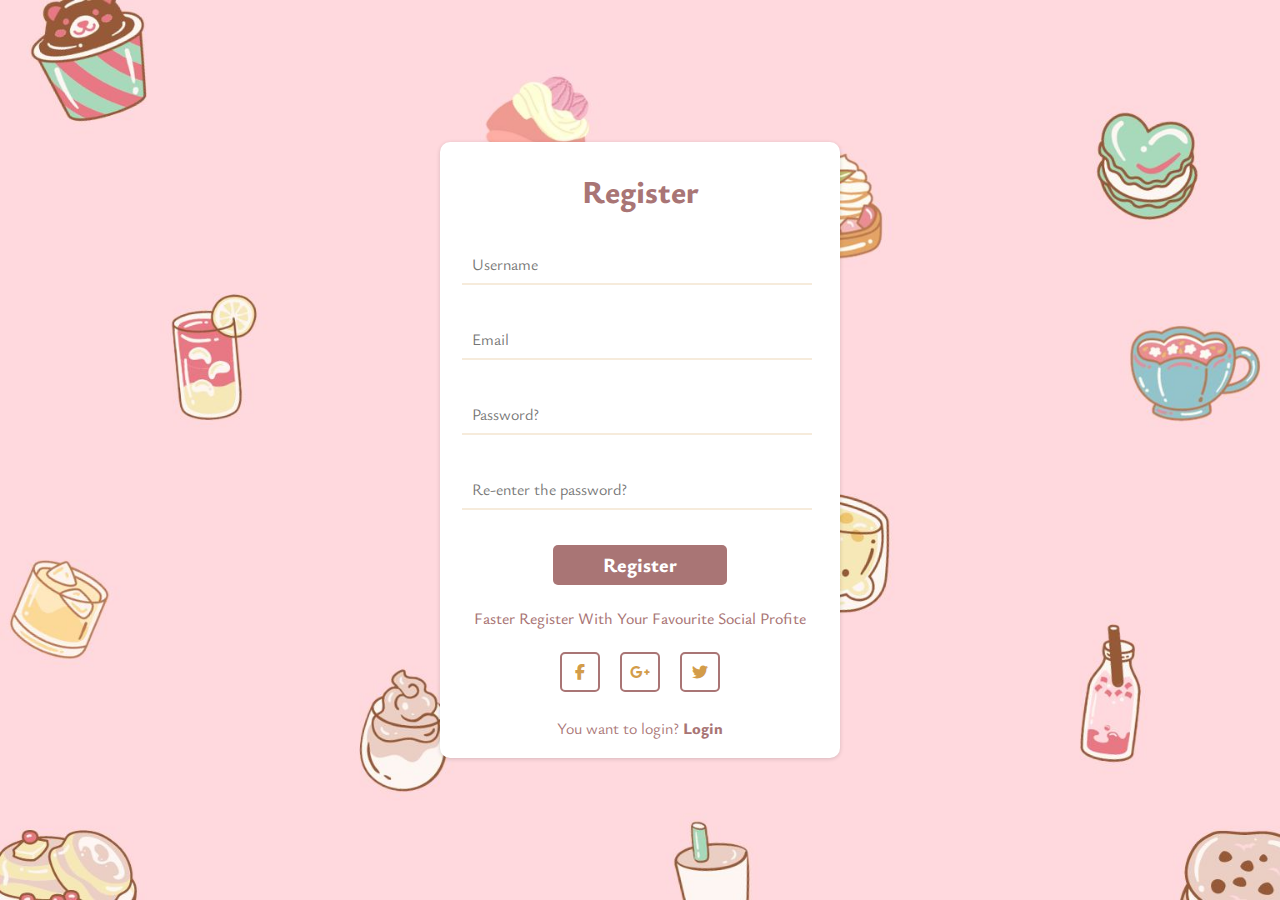
<file: view/htms_css/register.html>
<!DOCTYPE html>
<html lang="en">
<head>
<meta charset="UTF-8">
<meta name="viewport" content="width=device-width, initial-scale=1.0">
<meta http-equiv="X-UA-Compatible" content="ie=edge">
<meta name="Description" content="Enter your description here"/>
<link rel="stylesheet" href="https://cdnjs.cloudflare.com/ajax/libs/font-awesome/6.4.2/css/all.min.css">
<link rel="stylesheet" href="https://cdnjs.cloudflare.com/ajax/libs/twitter-bootstrap/5.1.0/css/bootstrap.min.css">
<link rel="stylesheet" href="../../html/css/login.css">
<title>Title</title>
</head>
<body>
    <div action="" class="login">
        <div class="form_login">
            <div class="form">
                <h2>Register</h2>
                <form action="">
                    <div class="form_control">
                        <input type="text" name="" id="" placeholder="Username">
                        <span></span>
                        <small class="Error"></small>
                    </div>
                    
                    <div class="form_control">
                        <input type="email" name="" id="" placeholder="Email ">
                        <span ></span>
                        <small class="Error"></small>
                    </div>
                    <div class="form_control">
                        <input type="password" name="" id="" placeholder="Password?">
                        <span></span>
                        <small class="Error"></small>
                    </div>
                    <div class="form_control">
                        <input type="password" name="" id="" placeholder="Re-enter the password?">
                        <span></span>
                        <small class="Error"></small>
                    </div>
                    
                    <div class="button">
                        <button type="submit">Register</button>
                    </div>
                    <h6 class="text-center mt-4">Faster Register With Your Favourite Social Profite</h6>
                    <div class="social d-flex justify-content-center mb-4 mt-4">
                        <span><i class="fa-brands fa-facebook-f"></i></span>
                        <span><i class="fa-brands fa-google-plus-g"></i></span>
                        <span><i class="fa-brands fa-twitter"></i></span>
                    </div>
                    <div class="content text-center mb-2">
                        <span>You want to login?</span>
                        <a href="login.html">Login</a>
                    </div>
                </form>
            </div>
        </div>
    </div>
    

<script src="https://cdnjs.cloudflare.com/ajax/libs/popper.js/2.9.2/umd/popper.min.js"></script>
<script src="https://cdnjs.cloudflare.com/ajax/libs/twitter-bootstrap/5.1.0/js/bootstrap.min.js"></script>
</body>
</html>
</file>
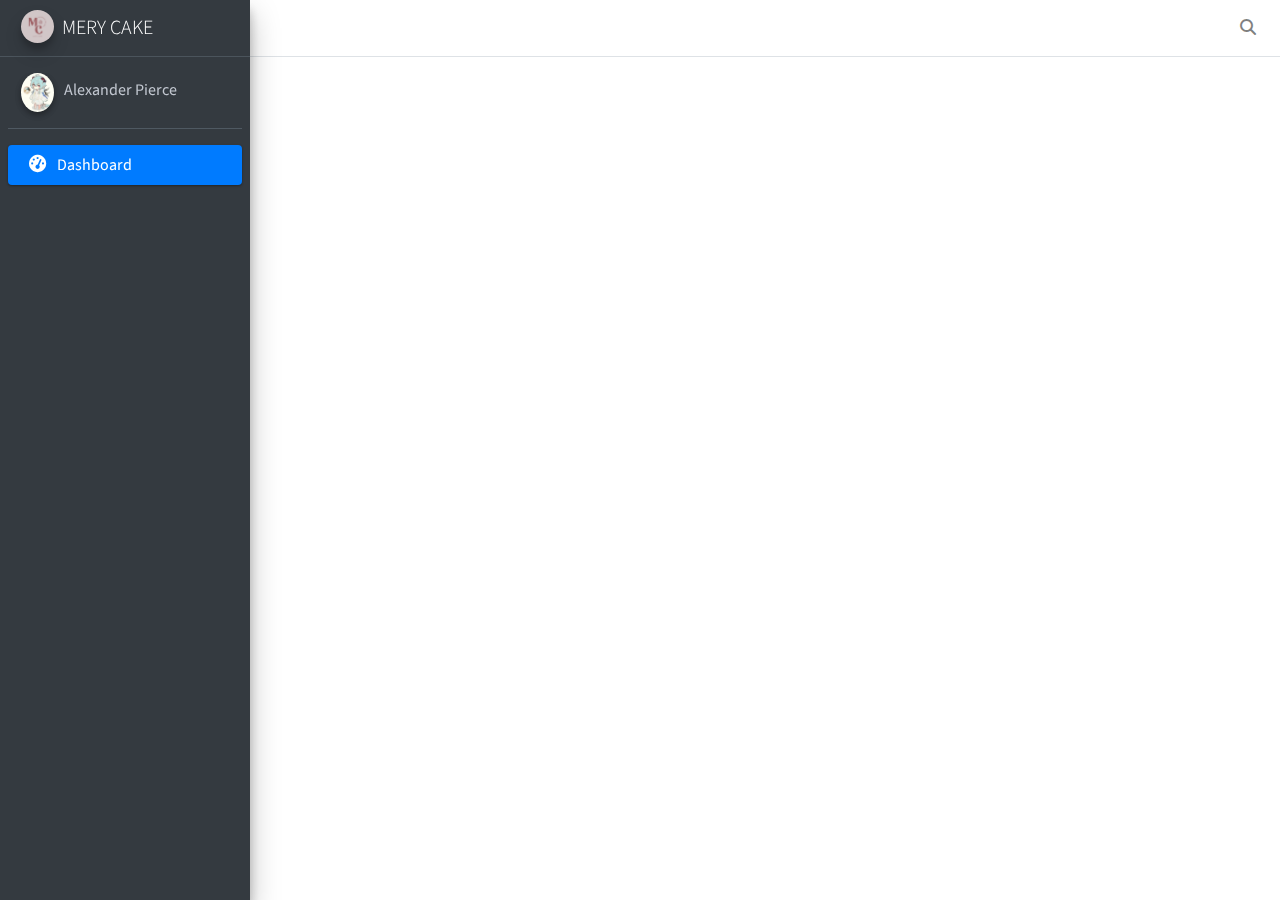
<file: view/htms_css/admin/home_admin.html>
<!DOCTYPE html>
<html lang="en">
<head>
  <meta charset="utf-8">
  <meta name="viewport" content="width=device-width, initial-scale=1">
  <title>ADMIN MERY CAKE</title>

  <!-- Google Font: Source Sans Pro -->
  <link rel="stylesheet" href="https://fonts.googleapis.com/css?family=Source+Sans+Pro:300,400,400i,700&display=fallback">
  
  <link rel="stylesheet" href="https://cdnjs.cloudflare.com/ajax/libs/font-awesome/6.4.2/css/all.min.css">
  <!-- Ionicons -->
  <link rel="stylesheet" href="https://code.ionicframework.com/ionicons/2.0.1/css/ionicons.min.css">
  <!-- Tempusdominus Bootstrap 4 -->
  <link rel="stylesheet" href="../../../html//css_admin/tempusdominus-bootstrap-4.min.css">
  <!-- Theme style -->
  <link rel="stylesheet" href="../../../html//css_admin/adminlte.min.css">

</head>
<body class="hold-transition sidebar-mini layout-fixed">
<div class="wrapper">

  <!-- Navbar -->
<nav class="main-header navbar navbar-expand navbar-white navbar-light">
    <!-- Right navbar links -->
    <ul class="navbar-nav ml-auto">
        
      <!-- Navbar Search -->
        <li class="nav-item">
            <a class="nav-link" data-widget="navbar-search" href="#" role="button">
                <i class="fa-solid fa-magnifying-glass"></i>
            </a>
            <div class="navbar-search-block">
                <form class="form-inline">
                    <div class="input-group input-group-sm">
                        <input class="form-control form-control-navbar" type="search" placeholder="Search" aria-label="Search">
                        <div class="input-group-append">
                            <button class="btn btn-navbar" type="submit">
                                <i class="fa-solid fa-magnifying-glass"></i>
                            </button>
                            <button class="btn btn-navbar" type="button" data-widget="navbar-search">
                                <i class="fas fa-times"></i>
                            </button>
                        </div>
                    </div>
                </form>
            </div>
        </li>

    </ul>
</nav>
  <!-- /.navbar -->

  <!-- Main Sidebar Container -->
<aside class="main-sidebar sidebar-dark-primary elevation-4">
    <!-- Brand Logo -->
    <a href="index3.html" class="brand-link">
      <img src="../../../image/banner/logo.jpg" alt="AdminLTE Logo" class="brand-image img-circle elevation-3" style="opacity: .8">
      <span class="brand-text font-weight-light">MERY CAKE</span>
    </a>

    <!-- Sidebar -->
    <div class="sidebar">
      <!-- Sidebar user panel (optional) -->
        <div class="user-panel mt-3 pb-3 mb-3 d-flex">
            <div class="image">
                <img src="../../../image/avatar/126d9638795b2dc43765f3a2f6544399.jpg" class="img-circle elevation-2" alt="User Image">
            </div>
            <div class="info">
                <a href="#" class="d-block">Alexander Pierce</a>
            </div>
        </div>

      <!-- Sidebar Menu -->
        <nav class="mt-2">
            <ul class="nav nav-pills nav-sidebar flex-column" data-widget="treeview" role="menu" data-accordion="false">
            <li class="nav-item menu-open">
                <a href="#" class="nav-link active">
                <i class="nav-icon fas fa-tachometer-alt"></i>
                <p>
                    Dashboard
                </p>
                </a>
            </li>


            </ul>
        </nav>
      <!-- /.sidebar-menu -->
    </div>
    <!-- /.sidebar -->
</aside>

</body>
</html>
</file>
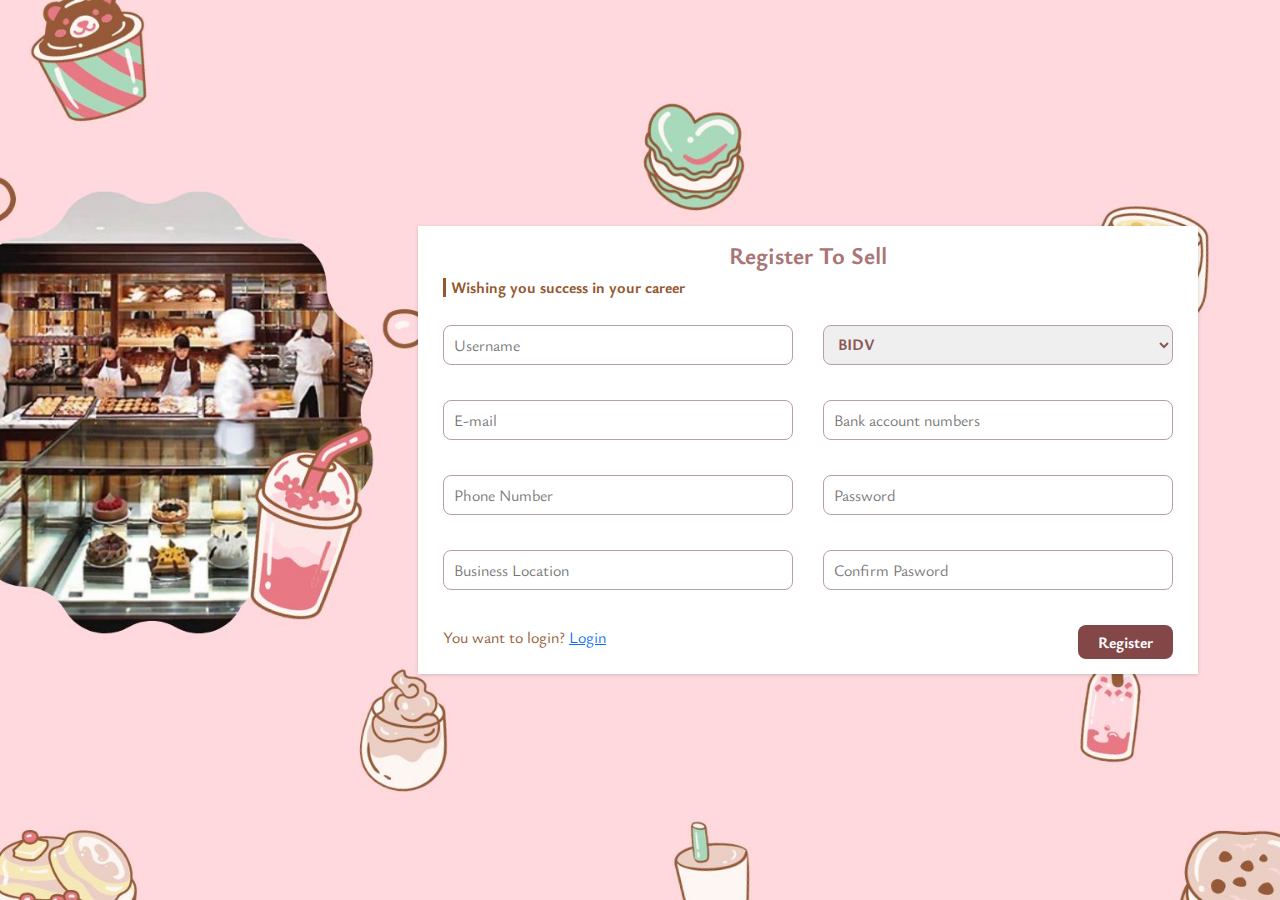
<file: view/htms_css/admin/register_admin.html>
<!DOCTYPE html>
<html lang="en">
<head>
<meta charset="UTF-8">
<meta name="viewport" content="width=device-width, initial-scale=1.0">
<meta http-equiv="X-UA-Compatible" content="ie=edge">
<meta name="Description" content="Enter your description here"/>
<link rel="stylesheet" href="https://cdnjs.cloudflare.com/ajax/libs/twitter-bootstrap/5.1.0/css/bootstrap.min.css">

<link rel="stylesheet" href="../../../html/css/register_admin_css.css">
<title>Title</title>
</head>
<body>
    <form action="">
        <div class="form_admin">
            <div class="container">
                <div class="form_register_admin">
                    <h4>Register To Sell</h4>
                    <h6>Wishing you success in your career</h6>
                    <div class="d-flex">
                        <div class="form_01">
                            <div class="form_control" style="margin-top: 20px;">
                                <input type="text" name="username" id="" placeholder="Username">
                                <span></span>
                                <small class="Error"></small>
                            </div>
                            <div class="form_control" style="margin-top: 20px;">
                                <input type="email" name="e-mail" id="" placeholder="E-mail">
                                <span></span>
                                <small class="Error"></small>
                            </div>
                            <div class="form_control" style="margin-top: 20px;">
                                <input type="text" name="phone" id="" placeholder="Phone Number">
                                <span></span>
                                <small class="Error"></small>
                            </div>
                            <div class="form_control" style="margin-top: 20px;">
                                <input type="text" name="adress" id="" placeholder="Business Location">
                                <span></span>
                                <small class="Error"></small>
                            </div>
                            <div class="content mb-2">
                                <span style="color:  hsl(24,53%,38%);">You want to login?</span>
                                <a href="login.php">Login</a>
                            </div>
                        </div>
                        <div class="form_02">
                            <div class="form_control" style="margin-top: 20px;">
                                <select name="bank" id="" class="bank w-100">
                                    <option value="BIDV">BIDV</option>
                                    <option value="MB">MB</option>
                                    <option value="Agribank">Agribank</option>
                                </select>
                            </div>
                            <div class="form_control" style="margin-top: 20px;">
                                <input type="text" name="Bank_numbers" id="" placeholder="Bank account numbers">
                                <span></span>
                                <small class="Error"></small>
                            </div>
                            <div class="form_control" style="margin-top: 20px;">
                                <input type="password" name="password" id="" placeholder="Password">
                                <span></span>
                                <small class="Error"></small>
                            </div>
                            <div class="form_control" style="margin-top: 20px;">
                                <input type="password" name="confirm_pasword" id="" placeholder="Confirm Pasword">
                                <span></span>
                                <small class="Error"></small>
                            </div>
                            <div class="button">
                                <button type="submit" name="register">Register</button>
                            </div>
                        </div>
                    </div>
                </div>
            </div>
        </div>
    </form>
</body>
</html>
</file>
<file: html/css/header.css>
/* @import url('https://fonts.googleapis.com/css2?family=Dancing+Script:wght@400;500;600&family=Fira+Sans:wght@300;400;500;600;700&family=Poppins:wght@300;400;500;600;700&family=Uchen&family=Ysabeau:wght@200;300&display=swap'); */
*{
    padding: 0;
    margin: 0;
    box-sizing: border-box;
    /* font-family: 'Dancing Script', cursive; */
    /* font-family: 'Fira Sans', sans-serif; */
    /* font-family: 'Poppins', sans-serif; */
    /* font-family: 'Uchen', serif; */
    font-family: 'Ysabeau', sans-serif;
    /* list-style: none;
    scroll-behavior: smooth;
    scroll-padding-top: 2rem; */
}

:root{
    --main-color:#ad7959;
    --second-color:#ebeff2;
    --text-color:#f9e9e9;
    --bg-color: #b15050;

    /* Box shawdow */
    --box-shodow: 2px 2px 10px 4px rgb(14 55 54 / 15%);


}

html::-webkit-scrollbar{
    width: 0.5rem;
}

html::-webkit-scrollbar-thumb{
    background: transparent;
}

html::-webkit-scrollbar-track{
    background: var(--text-color);
    border-radius:5rem ;
}

/* section{
    padding: 50px 100px;
} */

img{
    width: 100%;
}

body{
    color: var(--text-color);
    /* background-color: var(--text-color); */
}

header{
    position: fixed;
    width: 100%;
    /* height: 100px; */
    top: 0;
    right: 0;
    z-index: 1000;
    display: flex;
    justify-content: space-between;
    align-items: center;
    padding: 10px 100px;
    transition: 0.5s linear;
    background: var(--text-color);
    
}

.logo{
    display: block;
    width: 60px;
    text-align: center;
}

.logo img{
    width: 100%;
    object-fit: cover;
    object-position: center;
}

.navbar{
    display: flex;
}



.navbar a{
    color: var(--bg-color);
    text-transform: uppercase;
    text-decoration: none;
    margin-right: 5px;
    font-weight: 800;
    font-size: 1rem;
    padding: 8px 17px ;
    margin: 0 5px;
    border-top: 0px solid var(--main-color);
    border-bottom: 0px solid var(--main-color);
    transition: all .1s ease-in;
}

.navbar a:hover{
    border-bottom: 3px solid var(--main-color);
    background-color: rgb(253, 167, 2,0.1);
    border-radius: 10px;
}

.setting a{
    text-transform: uppercase;
    text-decoration: none;
    color: var(--bg-color);
}

.box-item{
    padding: 8px 17px ;
    color: var(--bg-color);
    font-weight: 800;
    font-size: 1rem;
    
}

.box-item:hover{
    background: var(--main-color);
    border-radius: 0.2rem;
    transition: 0.2s all linear;
}

.header-icon{
    position: relative;
    font-size: 22px;
    font-weight: 800;
    cursor: pointer;
    z-index: 1;
    display: flex;
    column-gap: 0.8rem;
    align-items: center;
}

.header-icon .user{
    width: 40px;
    height: 40px;
    overflow: hidden;
    border-radius: 100%;
    border: 1px solid darkgray;
    object-fit: cover;
    object-position: center;
    position: relative;
}

.header-icon .bx-plus{
    position: absolute;
    top: 35px;
    left: 40px;
    border: 1px solid darkgray;
    border-radius: 100%;
    background-color: darkgray;
    font-size: 0.7rem;
}

.header-icon .bx a,
.header-icon .bx{
    color: var(--bg-color);
    
}

.header-icon .bx a{
    border: 1px solid var(--bg-color);
}

.header-icon .bx:hover a{
    border: 1px solid var(--main-color);
    color:var(--main-color);
}

.number_product{
    position: absolute;
    top: 5px;
    left: 15px;
    min-width: 0.6875rem;
    line-height: 1.2em;
    padding: 4px 0.3125rem;
    text-align: center;
    display: flex;
    align-items: center;
    height: 1rem;
    background-color: #fff;
    color: #000000;
    border-radius: 2.75rem;
    border: 1px solid #8a6f4d;
    font-weight: bolder;
    padding-bottom: 6px;
    font-size: 16px;
}

#menu-icon{
    color: var(--bg-color);
    font-size: 24px;
    z-index: 2;
    display: none;
}

.nav_setting {
    width: 15rem;
    height: auto;
    background: var(--text-color);
    border: 1px solid var(--main-color);
    position: absolute;
    top: 50px;
    right: -10px;
    padding: 10px;
    border-radius: 10px;
    box-shadow: 0 4px 10px rgb(0, 0, 0,0.4);
    display: block;
    z-index: 3;
    animation: headerNotiyGrowth ease-in-out 0.25s;

}

.nav_setting .set_bock_user{
    border-bottom: 1px solid #ab793c;
}

.nav_setting::after{
    content: '';
    display: block;
    border-width: 20px 30px;
    border-style: solid;
    border-color: transparent transparent var(--text-color) transparent;
    position: absolute;
    top: -30px;
    right: 0;
    
}

.ul_el_coutdown{
    display: none;
}

.modal-dialog{
    max-width: 500px;
}

.modal-backdrop{
    z-index: 0;
}

.upload{
    width: 240px;
    position: relative;
    margin: auto;
    text-align: center;
}

.upload img{
    border-radius: 50%;
    border: 7px solid rgb(208, 207, 207);
    width: 240px;
    height: 240px;
    object-fit: cover;
    object-position: center;
}

.upload .rightRound{
    position: absolute;
    bottom: 16px;
    right: 18px;
    background: rgb(208, 207, 207);
    width: 42px;
    height: 42px;
    line-height: 33px;
    text-align: center;
    border-radius: 50%;
    overflow: hidden;
    cursor: pointer;
}


.upload .fa{
    color: white;
    font-size: 20px;
    margin-top: 10px;
}

.upload input{
    position: absolute;
    transform: scale(2);
    opacity: 0;
}

.modal-footer .btn{
    padding: 10px 40px;
    border-radius: 0.3rem;
    background-color: var(--main-color);
    color: #fff;
    font-weight: bolder;
    font-weight: 500;
}

.modal-footer .btn:hover{
    background: #8a6f4d;;
}

@keyframes headerNotiyGrowth {
    from{
        opacity: 0;
        transform: scale(0);
    }
    to{
        opacity: 1;
        transform: scale(1);
    }
}

.setting li{
    margin-top: 0.5rem;
}

.hide{
    display: none;
}

/* .btn:hover{
    background: #8a6f4d;;
} */

@media (max-width:1058px) {
    header{
        padding: 16px 60px;
    }

    .home-text h1{
        font-size: 2.4rem;
    }
}

@media (max-width:991px) {
    header{
        padding: 16px 4%;
    }

    .home-text h1{
        font-size: 2rem;
    }
}

@media (max-width:768px) {
    header{
        padding: 20px 4%;
    }

    #menu-icon{
        display: initial;
    }

    .navbar{
        position: absolute;
        top: -570px;
        left: 0;
        right: 0;
        display: block;
        flex-direction: column;
        background: var(--text-color);
        row-gap: 1.4rem;
        padding: 40px 20px;
        transition: 0.3s;
        text-align: center;
    }

    .navbar li{
        padding: 10px;
        padding-right: 85px;
    }

    .navbar a{
        color: var(--bg-color);
    }

    .navbar a:hover{
        color: var(--bg-color);
    }

    .navbar.active{
        top: 100%;
    }
}
</file>
<file: html/css/shop.css>
/* .section_header{
    background-image: linear-gradient(rgb(0, 0, 0,0.1),rgb(0, 0, 0,0.1)), url("../../image/banner/banner_01.jpg");
    background-repeat: no-repeat;
    background-size: cover;
    background-position: center;
    width: 100%;
    height: auto;
} */

.title{
    width: 100%;
    height: 60vh;
    overflow: hidden;
    background-image: linear-gradient(rgb(0, 0, 0,0.6),rgb(0, 0, 0,0.6)), url("../../image/banner/shop_banner_01.jpg");
    background-repeat: no-repeat;
    background-size: cover;
    background-position: center;
    position: relative;
}

.section_header .title h1{
    position: absolute;
    top: 50%;
    left: 30%;
    font-family: 'Dancing Script', cursive;
    letter-spacing: 2px;
    font-size: 3rem;
    font-weight: 800;
    color: rgb(211, 156, 73);
    text-shadow: 1px 1px 1px rgb(177, 80, 80,1);
}

.section_header .Wellcome{
    position: absolute;
    top: 60%;
    left: 43%;
    margin-top: 50px;
    display: flex;
    align-items: center;
    
}

.section_header span a.home{
    color: rgb(211, 156, 73);
    font-weight: bold;
}

.section_header span a{
    font-size: 18px;
    text-decoration: none;
    color: aliceblue;
    margin-left: 20px;
}

.section_header span a:hover{
    color: rgb(169, 111, 25);
    font-weight: 800;
}
/* Category */

#category{
    margin-top: 60px;
    margin-bottom: 60px;
}

#category .category-img{
    width: 90%;
    border: 10px solid black;
    overflow: hidden;
    border-radius: 10px;
    position: relative;
}

#category .category-img img{
    transform: scale(1);
    transition: all .3s ease-out;
}

#category .category-img:hover .Cakes_titel i{
    color: brown;
}

#category .category-img:hover img{
    transform: scale(1.2);
}

.Cakes_titel i{
    transition: all .3s ease;
}

.Cakes_titel{
    position: absolute;
    bottom: -1%;
    width: 100%;
    height: 70px;
    background-color: rgb(177, 80, 80,0.4);
    padding: 5px;
    display: flex;
    justify-content: center;
    align-items: center;
    
}

.Cakes_titel h6{
    font-size: 19px;
    font-weight: 800;
    letter-spacing: 2px;
    
}

/* All product */
#All_Product{
    /* padding: 0;
    margin: 10px 20px; */
    padding-bottom: 40px;
    position: relative;

}

/* .container{
    padding-right: 0;
    padding-left: 0;
} */

#All_Product h1{
    padding: 10px 30px 10px 20px;
    font-weight: bold;
    margin-top: 50px;
    color: var(--bg-color);
    background-color: rgb(211, 156, 73,0.4);
    margin-left: 20px;
    border-radius: 10px;
    border-top: 3px solid rgb(211, 156, 73,1);
    border-bottom: 3px solid rgb(211, 156, 73,1);
    text-shadow: 1px 1px 1px rgb(211, 156, 73,1);
} 


.cate_product_item .category-item h2{
    color: var(--secondary-color);
    background-color: rgb(211, 156, 73,1);
    width: 100%;
    font-weight: bold;
    padding: 10px;
    text-shadow: 1px 1px 2px rgb(177, 80, 80,1);
    border-top-right-radius: 10px;
    border-top-left-radius: 10px;
}

.category-item {
    border: 1px solid var(--main-color);
    border-radius: 10px;
    height: auto;
}

.category-item.item_02{
    padding-bottom: 0;
    background-color: rgb(211, 156, 73,1);
    margin: 25px 0;
}

/* All Product */

/* Shop */
#shop .card{
    background-color: #fff;
    box-shadow: 0 0 3px black;
    border: 3px solid transparent;
    border-radius: 10px;
    cursor: pointer;
    padding: 9px;
    max-width: 100%;
    /* width: 15rem; */
    overflow: hidden;
    display: block;
    transition: all .3s ease;
}


.card img{
    border-radius: 10px;
}


.overlay{
    display: block;
    width: 100%;
    opacity: 0;
    position: absolute;
    margin-top: -10px;
    display: flex;
    justify-content: space-between;
    padding-right: 20px;
    outline: none;
}

#shop .card:hover{
    border: 3px solid #b15050;
    box-shadow: none;
}

#shop .card:hover .overlay{
    opacity: 1;
    margin-top: 10px;
    transition: 0.5s ease;
}

.overlay i {
    height: 30px;
    width: 30px;
    font-size: 20px;
    padding: 7px;
    margin-bottom: 5%;
    cursor: pointer;
}

.overlay i:hover{
    color: var(--bg-color);
}

.overlay .btn-secondary{
    background: transparent;
    border: none;
}

.overlay .button:active{
    outline: none;
    border: none;
}


.overlay i.check_header{
    margin-left: 2rem;
    text-align: center;
}

#shop h3{
    font-size: 20px;
    /* text-shadow: 1px 1px 1px black; */
    font-weight: 800;
    margin-top: 5px;
}

#shop h3 .title_product{
    text-decoration: none;
    color: black; 
    display: -webkit-box;
    -webkit-line-clamp: 1;
    -webkit-box-orient: vertical;
    position: relative;
    line-height: 1.4 !important;
    overflow: hidden;
    text-overflow: ellipsis;
    padding: 0 !important;
}

.star .checked{
    color: #b15050;
}

.card-body .h6-price{
    font-size: 25px;
    color: #b15050;
    font-weight: bold;
}

.card .card-body .btn_add{
    display: block;
    height: 40px;
    text-decoration: none;
    font-size: 15px;
    font-weight: 600;
    background: #b15050;
    border: none;
    letter-spacing: 2px;
    transition: 0.5s ease;
    cursor: pointer;
    color: #fff;
    border-radius: 4px;
    padding-top: 9px;
    text-align: center;
}

.card-body .btn_add:hover{
    background-color: #2e1700;
    color: #fff;
}

.arrange label{
    color: #2e1700;
    font-weight: bold;
    font-size: 20px;
    margin-right: 10px;
    text-decoration: underline;
}

.arrange .arrange_item.active{
    background-color: rgb(253, 167, 2);
    color: #fff;
}

.arrange a{
    text-decoration: none;
    padding: 5px 10px;
    color: rgb(253, 167, 2);;
    font-size: 16px;
    border-radius: 10px;
    border: 1px solid rgb(253, 167, 2);
}

.arrange a:hover{
    background-color: rgb(253, 167, 2);
    color: #fff;
}

.search_item{
    border: 1px solid rgb(253, 167, 2);
    padding:5px;
    border-radius: 10px;
}

.search_item input{
    padding: 3px 0px;
    border-radius: 10px;
    border: none;
    outline: none;
}

.search_item button{
    padding: 10px 10px;
    color: #fff;
    background-color: #fda702;
    font-size: 16px;
    border-radius: 10px;
    border: 1px solid rgb(253, 167, 2);
    display: flex;
    justify-content: center;
    align-items: center;

}

/* .search_item button i{
    padding: 3px;
    font-weight: bolder;
} */

.search_item button:hover{
    background-color: #b15050;
    color: #fff;
    transition: all .3s ease;
}

.catogory_item_son ul{
    padding-left: 5px;
    padding-right: 5px;
}

.catogory_item_son ul li{
    padding: 10px 25px;
}

.catogory_item_son ul li a{
    width: 100%;
    text-decoration: none;
    color: #2e1700;
    font-weight: 600;
}

.catogory_item_son ul li:hover a{
    color: #fda702;
    transition: all .3s ease-in;
}

.page {
    display: flex;
    justify-content: end;
}

.page button{
    text-align: center;
    padding: 0px 10px 2px 10px;
    margin: 10px 5px;
    background-color: #fff;
    font-size: 20px;
    border-radius: 8px;

}

.page .page_item {
    color: black;
    border: 1px solid black;
    font-size: 16px;
    padding:5px 10px;
    border-radius: 5px;
}

.page .page_item:hover{
    color: #fff;
    background-color: #b15050;
    font-weight: 800;
    border:1px solid #b15050;
}

.no_product {
    color: #b15050;
    font-size: 20px;
    font-weight: 800;
    text-align: center;
    background-color: aliceblue;
    padding: 20px;
    margin: 20px;
}

@media screen and (max-width:1000px) {
    #shop h3{
        font-size: 20px;
    }

    .overlay .btn-secondary .chech_header{
        margin-left: 3rem;
    }

    .card-body h6{
        text-align: center;
    }

    .card-body h6 span .btn_add{
        display: block;
        margin:10px 0;
        float: left;
    }

    .cate_product_item .category-item h2{
        font-size: 16px;
    }

    .arrange a {
        padding: 5px 5px;
        font-size: 10px;
    }

    .search_item button {
        padding: 5px;
    }

    .search_item{
        padding: 2px;
    }

    .catogory_item_son ul li {
        padding: 5px 20px;
    }
    .catogory_item_son ul li a{
        font-size: 13px;
    }

    .arrange label {
        font-size: 14px;
    }
}


@media screen and (max-width:800px) {
    #shop h3{
        font-size: 20px;
    }


    .card-body h6{
        text-align: center;
    }

    .card-body h6 span .btn_add{
        margin:10px 0;
        float: left;
    }

    .cate_product_item .category-item h2{
        font-size: 16px;
    }

    .arrange a {
        padding: 5px 5px;
        font-size: 10px;
    }
    
}

@media screen and (max-width:855px) {
    #shop h3{
        font-size: 20px;
    }

}

@media screen and (max-width:560px) {
    #shop h3{
        font-size: 30px;
    }

    
    .card-body h6{
        text-align: start;
        font-size: 20px;
    }

    .card-body h6 span .btn_add{
        margin:10px 0;
        float: right;
    }

    .cate_product_item{
        display: none;
    }
}

@media screen and (max-width:330px) {
    #shop h3{
        font-size: 30px;
    }

    
    .card-body h6{
        text-align: start;
        font-size: 20px;
    }

    .card-body h6 span .btn_add{
        margin:10px 0;
        float: right;
    }

    .cate_product_item{
        display: none;
    }
}

/* Shop */


#backtop{
    background-color: rgb(177, 80, 80);
    color: #fff;
    font-size: 30px;
    width: 50px;
    height: 50px;
    border-radius: 100%;
    display: flex;
    justify-content: center;
    align-items: center;
    position: fixed;
    bottom: 40px;
    right: 20px;
}
</file>
<file: html/css/footer.css>
@import url('https://fonts.googleapis.com/css2?family=Dancing+Script:wght@400;500;600&family=Fira+Sans:wght@300;400;500;600;700&family=Poppins:wght@300;400;500;600;700&family=Uchen&family=Ysabeau:wght@200;300&display=swap');
*{
    padding: 0;
    margin: 0;
    box-sizing: border-box;
    font-family: 'Dancing Script', cursive;
    font-family: 'Fira Sans', sans-serif;
    font-family: 'Poppins', sans-serif;
    font-family: 'Uchen', serif;
    font-family: 'Ysabeau', sans-serif;
    list-style: none;
    scroll-behavior: smooth;
    scroll-padding-top: 2rem;
}


:root{
    --main-color:#fda702;
    --second-color:#ebeff2;
    --text-color:#f9e9e9;
    --bg-color: #b15050;

    /* Box shawdow */
    --box-shodow: 2px 2px 10px 4px rgb(14 55 54 / 15%);


}

html::-webkit-scrollbar{
    width: 0.5rem;
}

html::-webkit-scrollbar-thumb{
    background: transparent;
}

html::-webkit-scrollbar-track{
    background: var(--text-color);
    border-radius:5rem ;
}

footer{
    background: var(--text-color);
}

.footer_row{
    padding: 40px 50px 0;
}

h5{
    color: var(--bg-color);
    font-weight: bolder;
    text-align: start;
}

.footer_ul{
    color: #b15050;
    text-align: start;
}

input[type='text']:focus {
    outline: none;
 }

.buttom{
    color: #b15050;
    font-weight: 800;
    background: #eebebe;
}

.logo_row .image{
    text-align: center;
    /* width: 150px;
    height: 150px; */
}

.logo_row .image img{
    width: 150px;
    height: 150px;
  
}

.logo_row p{
    text-align: center;
    color: #b15050;
    background: var(--text-color);
    width: 100%;
}

.row_icon{
    text-align: center;
    color: #b15050;
    display: flex;
}

.row_icon p{
    border: 1px solid #f3d1d1;
    background-color: #eebebe;
    margin: 10px;
    margin-left: 0;
    padding: 10px;
    transition: 0.2s ease;
    
}

.row_icon p:hover{
    background-color: #b15050;
    color: #fff;
}



@media (min-width: 768px){
    .logo_row .image{
        min-width: 40%;
    }
}
</file>
<file: html/css/cart.css>
body{
    position: relative;
}

.infomation_small_quantity span{
    display: none;
    position: fixed;
    bottom: 8%;
    left: 39%;
    color: #fff;
    background-color: rgb(177, 80, 80,0.8);
    padding: 10px 50px;
    border-radius: 10px;
    transition: 0.5s ease-in-out;
}

@keyframes show_slide {
    0% {
		transform: scale(0)
	}
	75%{
        transform: unset;
    }
    100%{
        transform: unset;
    }
}

#cart_home{
    box-sizing: border-box;
    background-color: #f0f2f5;
    padding-top: 110px;
    padding-bottom: 30px;
    
}

.table_thread a{
    color: rgb(161, 109, 14,0.8);
    text-decoration: none;
}

.table_thread .tr_table{
    border-bottom: 1px solid rgb(169, 169, 169,0.2);
}

.table_thread .th-table{
    padding: 10px 0;
    font-weight: 800;
    text-align: center;

}

/* table hoaver */

.table_thread .product_img{
    border-right:none ;
    width: 80px;
}

.table_thread .product_name{
    width: 200px;
    border-left:none ;
}

.table_thread.product_img img{
    width: 80px; 
    height: 80px; 
    object-fit: cover;
    object-position: center;
}

.table_thread .product_title{
    width: 200px;
    text-align: start;
    font-size: 100%;
}

.table_thread .product_title a{
    transition: all .3s ease;
    cursor: pointer;
}

.table_thread .product_title:hover a{
    color: rgb(103, 69, 7);
}

.table_thread .product_price{
    width: 150px;
}

.table_thread .product_money{
    width: 150px;
    color: var(--bg-color);
}

/* table .product_quantity input{
    width: 50px;
} */
/* .product_quantity{
    display: inline-block;
    background-color: #fff;
    padding: 2px;
    border: 1px solid #b15050;
    border-radius: 5px ;
    
} */

.product_quantity .up_and_down{
    width: 25px;
    height: 25px;
    padding: 6px auto;
    outline: none;
    color: #b15050;
    border: none;
    background-color: transparent;
    font-size: 1px;
    font-weight: 800;
    border: 1px solid #e5e5e5;
    
}

.product_quantity #quantity_cart{
    border: 1px solid #e5e5e5;
    border-right: none;
    border-left: none;
    text-align: center;
    width: 25px;
    height: 25px;
    font-weight: 700;
}

.table_thread .tr_table .product_checkbox{
    text-align: center;
    width: 22px;
}

.table_thread .product_money{
    width: 150px;
}

.table_thread .product_delete{
    width: 100px;
}

.table_thread .product_delete a{
    color: rgb(161, 109, 14,0.8);
    font-weight: 800;
}

.table_thread .product_delete a:hover i{
    color: #c34040;
}

/* no product */
.no_product .img_no_product{
    width: 500px;
    height: 500px;
}

.no_product .img_no_product img{
    width: 100%;
    object-fit: cover;
    object-position: center;
    
}

/* infomation-customer */
.info-user-default{
    display: flex;
    align-items: center;
    color: rgb(56, 56, 61);
    margin-top: 2px;
    font-weight: 600;
}

.info-user-default i{
    display: block;
    width: 1px;
    height: 20px;
    background-color: rgb(235, 235, 240);
    margin: 0px 8px;
    margin-bottom: -8px;
    margin-top: 2px;
}

.info-address-default .address-type-home{
    font-size: 10px;
    color: #b15050;
    background-color: rgb(195, 64, 64,0.2);
    padding: 2px;
    border-radius: 5px;
    /* background-color: #c34040;
    border-radius: 50%; */
}

/* .promotional_coupon{
    background-color: #b15050;
    color: #fff;
}

.promotional_coupon .promotion {
    text-shadow: 1px 1px 5px #fff;
} */



.Total_Money #total_temporary{
    font-family: Inter,Helvetica,Arial,sans-serif;
    color: rgb(254, 56, 52);
    font-size: 22px;
    font-weight: 400;
    text-align: right;
}

.Total_Money .freeship{
    font-weight: 900;
    color: #c34040;
    font-style: italic;
    text-shadow: 1px 1px 5px #c34040;
    padding-right: 5px;
}

.btnOrder{
    letter-spacing: 3px;
    background-color: rgb(161, 109, 14,1);
    color: #fff;
    border: none;
    cursor: pointer;
    border-radius: 5px;
    font-weight: 800;
    font-size: 16px;
}

.btn:hover,
.btnOrder:hover{
    background-color: rgb(161, 109, 14,0.8);
}

.textarea_note {
    margin: 10px 0;
    width: 100%;
}

/* cart-form */

/* thông tin người đặt hàng */
#order_customer form input[type= 'text']{
    border: none;
    display: inline-block;
    overflow: hidden;
}

@media (max-width: 960px) and (min-width: 500px) {
    .table_thread .th-table{
        font-size: 75%;
    }

    .table_thread .product_title a {
        font-size: 65%;
        margin-left: 5px;
    }

    .product_quantity .up_and_down {
        width: 20px;
        height: 20px;
    }

    .th-table .product_img img{
        width: 70px;
        height: 70px;
    }

    .table_thread .tr_table .product_checkbox {
        text-align: center;
        width: 26px;
    }
    
}

@media (max-width: 600px){
    .promotional_coupon div{
        display: none;
    }
}
</file>
<file: html/css/login.css>
/* @import url('https://fonts.googleapis.com/css2?family=Dancing+Script:wght@400;500;600&family=Fira+Sans:wght@300;400;500;600;700&family=Poppins:wght@300;400;500;600;700&family=Ysabeau:wght@200;300&display=swap'); */
@import url('https://fonts.googleapis.com/css2?family=Dancing+Script:wght@400;500;600&family=Fira+Sans:wght@300;400;500;600;700&family=Poppins:wght@300;400;500;600;700&family=Ysabeau:wght@200;300&display=swap');
*{
    padding: 0;
    margin: 0;
    box-sizing: border-box;
    font-family: 'Dancing Script', cursive;
    font-family: 'Fira Sans', sans-serif;
    font-family: 'Poppins', sans-serif;
    font-family: 'Ysabeau', sans-serif;
    list-style: none;
    scroll-behavior: smooth;
    scroll-padding-top: 2rem;
}

body{
    height: 100vh;
    overflow: hidden;
    
}


.login{
    width: 100%;
    min-height: 100vh;
    background-image: url("../../image/banner/admin_register.jpg");
    background-repeat: no-repeat;
    background-size: cover;
    background-position: center;
    display: flex;
    justify-content: center;
    align-items: center;
    
}

.form_login{
    display: inline-block;
    width: 400px;
    /* border: 1px solid #a97575; */
    /* background-color: #ffd9de; */
    background-color: #ffffff;
    padding: 10px;
    box-shadow: rgba(0, 0, 0, 0.16) 0px 1px 4px;
    border-radius: 10px;
}

.form h2{
    text-align: center;
    color: #a97575;
    font-weight: 800;
    margin-top: 20px;
}

.form h6{
    color: #a97575;
}

.form_control{
    position: relative;
    width: 350px;
    margin: 35px 12px;
    color: #a97575;
}

.form_control input{
    width: 100%;
    height: 40px;
    border: none;
    font-size: 16px;
    outline: none;
    padding-left: 10px;
    background-color: transparent;
    border-bottom: 2px solid rgb(211, 156, 73,0.2);
    
}

.form_control span::before{
    content: '';
    height: 2px;
    background-color: #d39c49;
    position: absolute;
    top: 38px;
    left: 0;
    width: 0%;
    transition: 0.3s;
}

.form_control input:focus ~ span::before{
    width: 100%;
}

.form_control small {
    width: 100%;
    height: 2px;
    font-size: 16px;
    position: absolute;
    top: 38px;
    left: 0;
    color: rgb(255, 0, 0);
    transition: 0.3s;
    margin-top: 5px;
    padding-left: 15px;
}

.Error_check{
    width: 100%;
    height: 2px;
    color: rgb(255, 0, 0);
    transition: 0.3s;
    margin-top: 5px;
    margin-bottom: 35px;
    padding-left: 15px;

}

form .tick{
    display: flex;
    justify-content: space-between;
    align-items: center;
    color: #a97575;
    font-size: 15px;
    font-weight: 600;
}

.content,
form .tick .forgot_Pass a{
    text-decoration: none;
    color: #a97575;
}

form .tick .forgot_Pass:hover a{
    text-decoration: underline;
    transition: all .3s ease;
    font-weight: bolder;
}

.content a{
    font-weight: 800;
    color: #a97575;
    text-decoration: none;
    transition: all 0.2s ease-in;
}

a:hover{
    color: #af5e5e;
    text-decoration: underline;
}

form .social span{
    width: 40px;
    height: 40px;
    display: flex;
    align-items: center;
    justify-content: center;
    border: 2px solid #a97575;
    border-radius: 5px;
    margin: 0 10px;
    color: #d39c49;
    transition: all 0.2s ease-in;
}

form .social span:hover{
    background-color: #a97575;
    color: #fff;
}

.button{
    display: flex;
    justify-content: center;
}

.button button{
    border: none;
    background-color: #a97575;
    padding: 5px 50px;
    font-size: 20px;
    font-weight: 800;
    color: #fff;
    border-radius: 5px;
}

.button button:hover{
    background-color: #d0a4a4;
    
}

.Error_notifi{
    width: 100%;
    background-color:#f2d1cf;
    color: brown;
    font-size: 16px;
    font-weight: bolder;
    padding: 10px;
    border-radius: 5px;
}

.change_user_admin{
    display: flex;
    justify-content: space-around;
}

.change_user_admin img{
    cursor: auto;
}

.change_user_admin h6{
    display: inline-block;
    padding: 5px;
    border: 1px solid #fff;
    border-radius: 5px;
    transition: all .2s ease;
}

.change_user_admin h6:hover{
    box-shadow: 0 0px 5px #d39c49;
}

.modal-footer:hover .btn-send{
    background-color: #773939;
}
</file>
<file: html/css/order.css>
body{
    position: relative;
}

#order_session{
    box-sizing: border-box;
    padding-top: 110px;
    padding-bottom: 30px;
    
}

.order_left_info{
    border-right:1px solid #eee ;
    display: block;

}

.Home_Info {
    color: #7d6445;
    padding: 10px 20px 10px 20px;
    cursor: pointer;
}

.Home_Info a{
    text-decoration: none;
    color: #7d6445;
}

.Home_Info:hover{
    border: 2px solid #7d6445;
    border-radius: 5px;
}

.Home_Info.active{
    border: 2px solid #7d6445;
    border-radius: 5px;
}

.Home_Info h6{
    display: inline-block;
    font-weight: bolder;
}

.order_success .success_product{
    color: #7d6445;
}

.menu_order_page{
    color: #7d6445;
}

.under_menu{
    border-bottom: 2px solid #7d6445;
    transition: all .2s ease-in;
}


.menu_order_page .btn_order_page{
    width: 100%;
    border: none;
    outline: none;
    background: transparent;
    color: #7d6445;
    font-weight: 800;
    padding:10px 25px;
    text-decoration: none;
}

.order_img_product {
    width: 80px;
    height: 80px;
    object-fit: cover;
    object-position: center;
    border: 1px solid rgb(125, 100, 69,0.4);
    border-radius: 5px;
}

.product_money_item h6{
    font-size: 20px;
    /* font-family: "Open Sans", sans-serif; */
}

.total_money_order{
    display: flex;
    justify-content:space-between;
    align-items: center;
    font-weight: 800;
    border-top:2px solid #eee ;
    /* margin: 20px 0; */
    padding: 10px 20px;
}

.total_money_order .money_primary span{
    padding-bottom: 8px;
    font-size: 20px;
    /* font-family: "Open Sans", sans-serif; */
}

.total_money_order span{
    margin-right: 5px;
}

.total_money_order span button{
    background-color: #b15050;
    color: #fff;
    padding: 5px;
    border: none;
    border-radius: 5px;
}

.total_money_order span button:hover{
    background-color: #8a3f3f;
}

.total_money_order span label{
    padding: 5px;
    color: #b15050;
}

#see_detail .modal_see_detail_order{
    max-width: 800px;
}

.tittle_order{
    color: #7d6445;
    border-left:5px solid #7d6445 ;
    padding: 0 5px;
}

.input_info_user_order .order_info_parent {
    color: #7d6445;
    padding: 5px;
}

.permanent_info_child{
    font-weight: 800;
    min-width: 150px;
}

.order_success_child .day{
    color: #7d6445;
    position: relative;
}

.Purchase_Order{
    display: inline-block;
    margin-left: 10px;
    border-radius: 5px;
    background-color: #fff;
    border-bottom:3px solid #8a3f3f ;
    border-top: 3px solid #8a3f3f ;
    color: #8a3f3f;
    text-align: center;
    padding: 5px 20px 0 20px;
    margin: 10px 0;
    letter-spacing: 2px;
    position: absolute;
    bottom: -28px;
    margin-right: 30px;
}

.mode_comment_product_01{
    color: #7d6445;
    font-weight: 800;
}

/* img comment */
.upload_comment_product_parent{
    width: 280px;
    position: relative;
    margin: auto;
    text-align: center;
}

.upload_comment_product_parent img{
    
    width: 240px;
    height: 240px;
    object-fit: cover;
    object-position: center;
    margin-bottom: 10px;
    border: 1px solid rgb(208, 207, 207);
    padding: 5px;
    border-style: dashed;
}

.upload_comment_product_parent .img_comment_child{
    position: absolute;
    bottom: 16px;
    left: 20px;
    width: 205px;
    height: 205px;
    line-height: 33px;
    text-align: center;
    overflow: hidden;
    cursor: pointer; 
}

.upload_comment_product_parent input{
    position: absolute;
    transform: scale(10);
    opacity: 0;
}

.upload_comment_product_parent .img_comment_child{
    width: 120px;
    padding: 20px 0 0 0;
    
}

/* account_info */

.upload_seting{
    width: 100px;
    position: relative;
    margin: auto;
    text-align: center;
}

.upload_seting img{
    border: 2px solid #eee;
    border-radius: 50%;
    width: 100px;
    height: 100px;
    object-fit: cover;
    object-position: center;
}

.upload_seting .rightRound_setting {
    position: absolute;
    right: 15px;
    bottom: 2px;
    width: 15px;
    height: 15px;
    background: rgb(208, 207, 207);
    line-height: 33px;
    text-align: center;
    border-radius: 50%;
    overflow: hidden;
    cursor: pointer;
}

.upload_seting .rightRound_setting .fa{
    color: #fff;
    font-size: 8px;
    display: flex;
    justify-content: center;
    align-items: center;
    margin-top: 3px;
}

.account_info_setting div {
    margin: 10px 0;
    color: #7d6445;
}

.account_info_setting div label{
    width: 150px;
}

.account_info_setting div input{
    width: 100%;
    border: 1px solid #eee;
    border-radius: 5px;
    outline: none;
    padding: 5px;
}

.gender_setting label{

}

.gender_setting input[type='radio']{
    margin-left: 20px;
}

.Setting_Save_Btn{
    text-align: center;
    margin: 20px auto;
}

.Setting_Save_Btn button{
    padding: 5px 10px;
    border: none;
    color: #fff;
    font-weight: 800;
    border-radius: 5px;
    letter-spacing: 2px;
    background-color: #7d6445;

}

.hide_order{
    display: none;
}

#btn_cancel_order{
    text-decoration: none;
    background-color: #b15050;
    color: #fff;
    padding: 5px;
    border: none;
    border-radius: 5px;
    cursor: pointer;
}

#insert_comment{
    background-color: #b15050;
    color: #fff;
    padding: 5px 20px;
    border: none;
    border-radius: 5px;
    cursor: pointer;
}

#btn_cancel_order:hover{
    background-color: #8a3f3f;
}

#insert_comment:hover{
    background-color: #8a3f3f;
}

#textarea_comment{
    color: black;
}

@media (max-width:1200px)  {
    .menu_order_page .btn_order_page {
        font-size: 75%;
    }

    .Home_Info h6{
        font-size: 12px;
    }

    .Home_Info{
        font-size: 12px;
    }
}

@media (max-width:900px) {
    .menu_order_page .btn_order_page {
        font-size: 65%;
    }

    .Home_Info h6{
        font-size: 10px;
    }

    .Home_Info{
        font-size: 10px;
    }
}

@media (max-width:769px){
    .Home_Info h6{
        font-size: 14px;
    }

    .Home_Info{
        font-size: 14px;
    }
}
</file>
<file: html/css/register_admin_css.css>
@import url('https://fonts.googleapis.com/css2?family=Dancing+Script:wght@400;500;600&family=Fira+Sans:wght@300;400;500;600;700&family=Poppins:wght@300;400;500;600;700&family=Ysabeau:wght@200;300&display=swap');
*{
    padding: 0;
    margin: 0;
    box-sizing: border-box;
    font-family: 'Dancing Script', cursive;
    font-family: 'Fira Sans', sans-serif;
    font-family: 'Poppins', sans-serif;
    font-family: 'Ysabeau', sans-serif;
    list-style: none;
    scroll-behavior: smooth;
    scroll-padding-top: 2rem;
}

body{
    height: 100vh;
    overflow: hidden;
    
}

.form_admin{
    width: 100%;
    min-height: 100vh;
    background: url("../../image/banner/banner_01.jpg");
    background-repeat: no-repeat;
    background-size: cover;
    background-position: center;
    display: flex;
    align-items: center;
}

.form_register_admin{
    display: inline-block;
    background-color: #fff;
    padding: 15px 25px;
    box-shadow: rgba(0, 0, 0, 0.16) 0px 1px 4px;
    float: right;
}

.form_register_admin h4{
    color: #a97575;
    text-align: center;
    font-style: 20px;
    font-weight: 700;
}

.form_register_admin h6{
    color: hsl(24,53%,38%);
    font-weight: 700;
    padding-left: 5px;
    border-left: 3px solid hsl(24,53%,38%);
}

.form_01 {
    padding-right:15px ;
    
}

.form_02{
    padding-left: 15px;
}

.form_02 button{
    background-color: #844747;
    color: #fff;
    border: none;
    padding: 5px 20px;
    font-weight: 700;
    border-radius: 8px;
    float: right;
}

.form_02 button:hover{
    background-color: rgb(96, 57, 57);
}

.form_control{
    position: relative;
    width: 350px;
    margin: 35px 0;
    color: #a97575;
}

.form_control input{
    width: 100%;
    height: 40px;
    font-size: 16px;
    outline: none;
    padding-left: 10px;
    border: 1px solid #bb9f9f;
    border-radius: 8px;
    color: #8b5757;
    background-color: transparent;
    
}

.form_control .bank{
    outline: none;
    width: 100%;
    height: 40px;
    padding: 5px 10px;
    border: 1px solid #bb9f9f;
    border-radius: 8px;
    color: #8b5757;
    font-weight: 700;
}

.form_control input:focus{
    background-color: transparent;
}


.form_control input:focus ~ span::before{
    width: 100%;
}

.form_control small {
    width: 100%;
    height: 2px;
    font-size: 16px;
    position: absolute;
    top: 38px;
    left: 0;
    color: rgb(255, 0, 0);
    transition: 0.3s;
    margin-top: 5px;
    padding-left: 15px;
}

.Error_check{
    width: 100%;
    height: 2px;
    color: rgb(255, 0, 0);
    transition: 0.3s;
    margin-top: 5px;
    margin-bottom: 35px;
    padding-left: 15px;

}

.Error_notifi {
    background-color: rgb(189, 61, 61);
    padding: 5px 10px;
    font-weight: 700;
    border-radius: 6px;
    margin-left: 5px;
    transition: all .3s ease;
}
</file>
